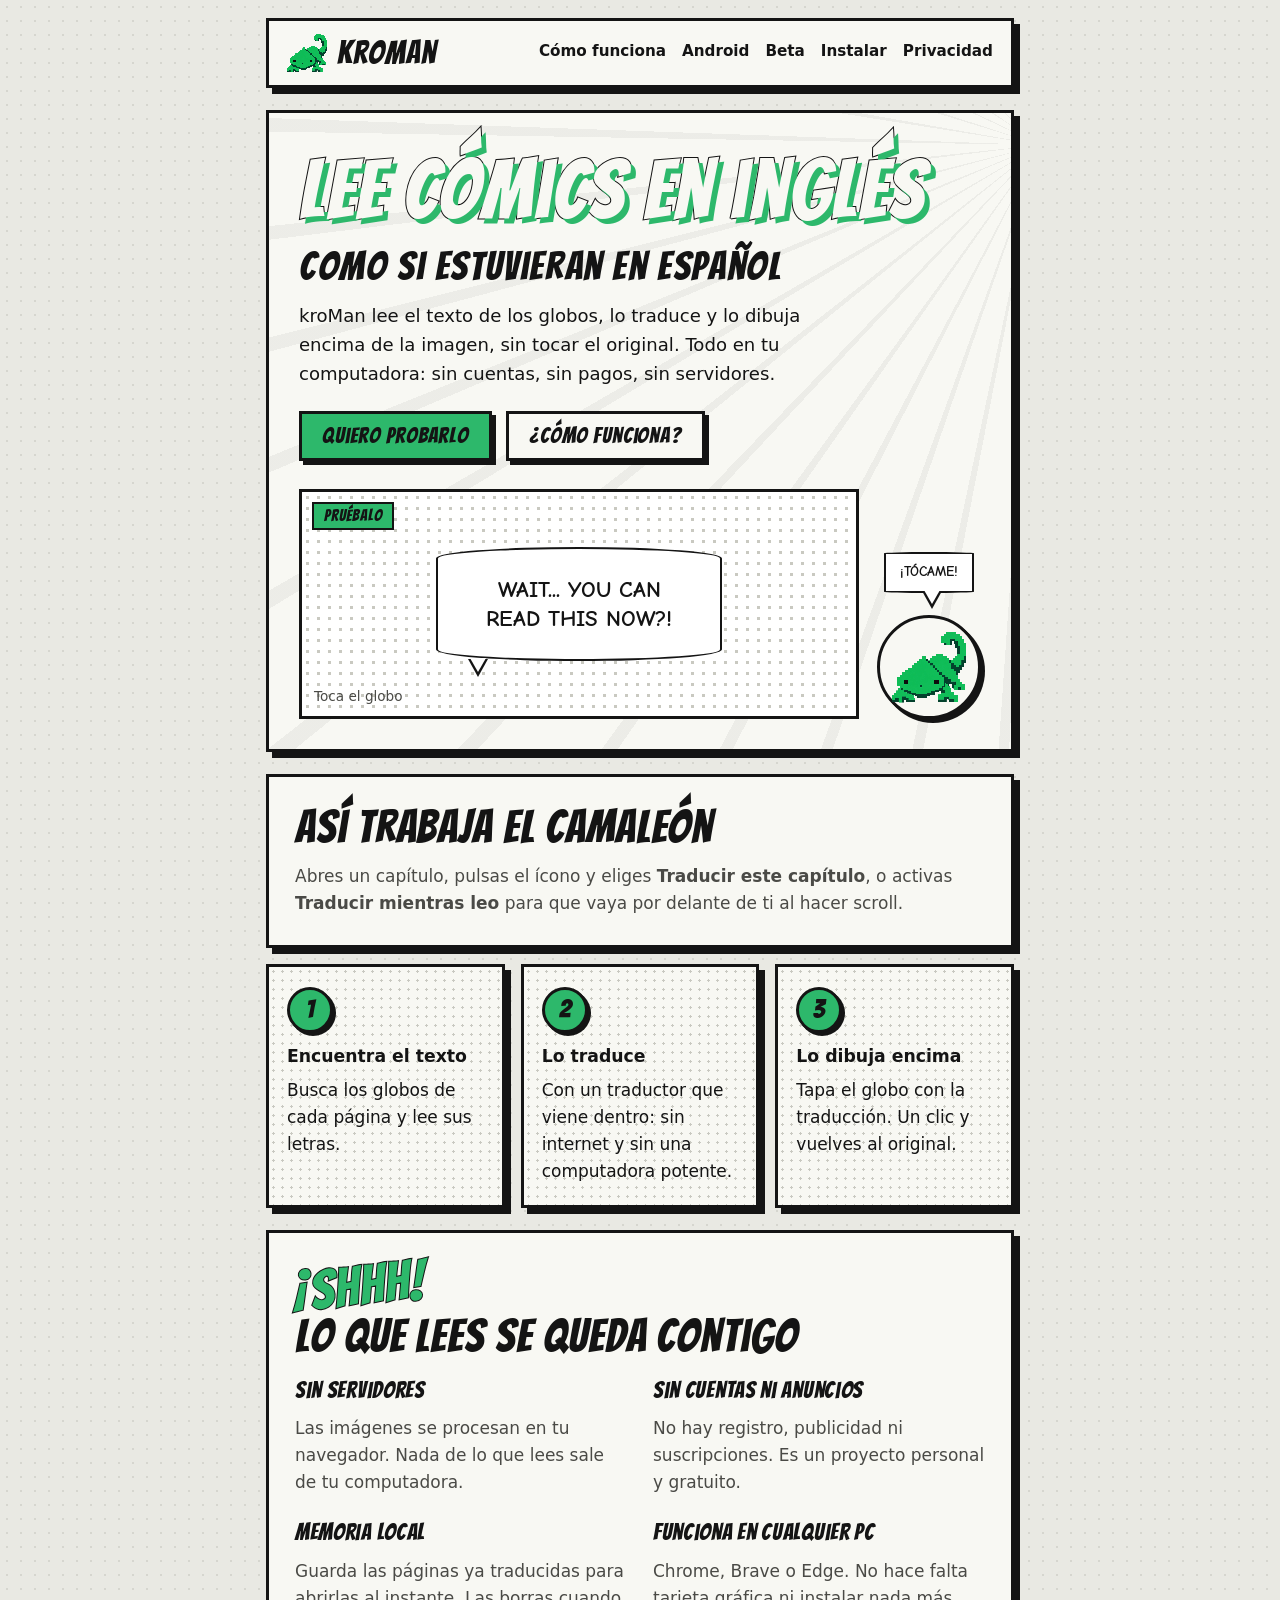
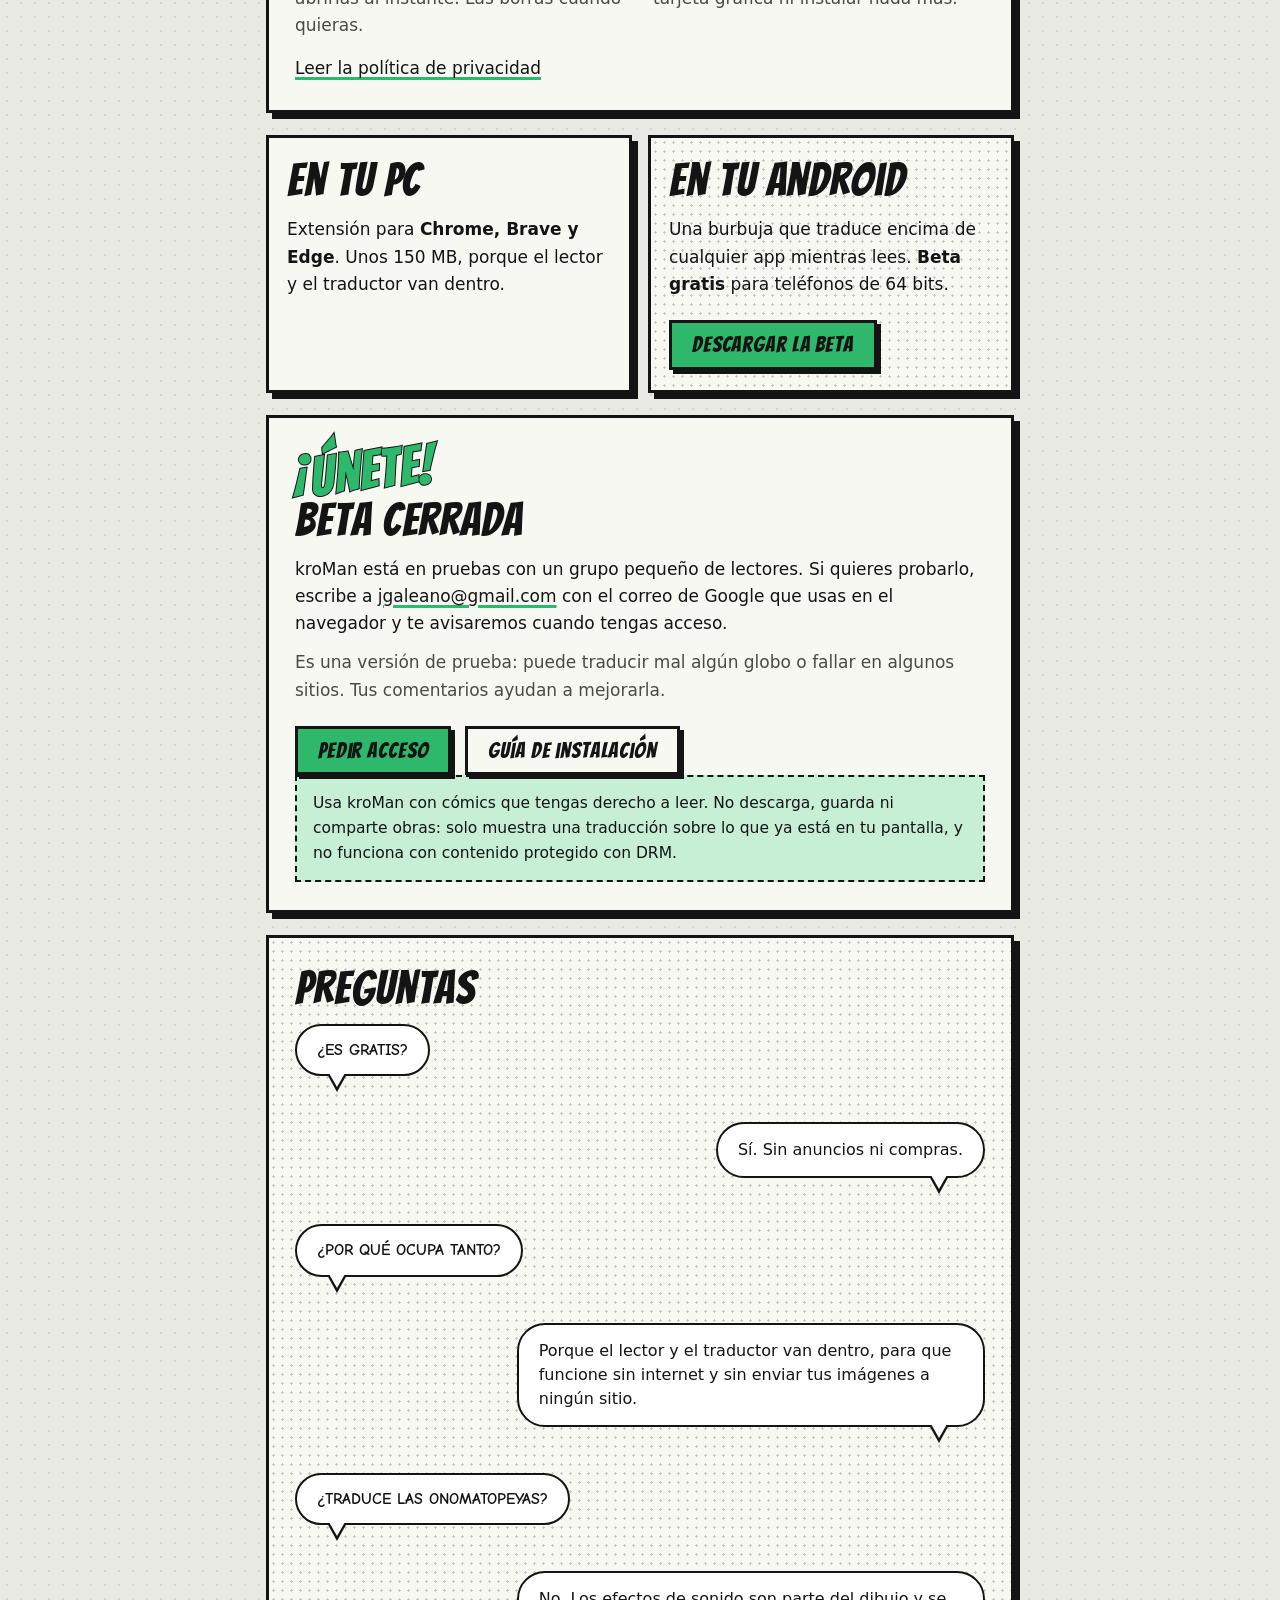
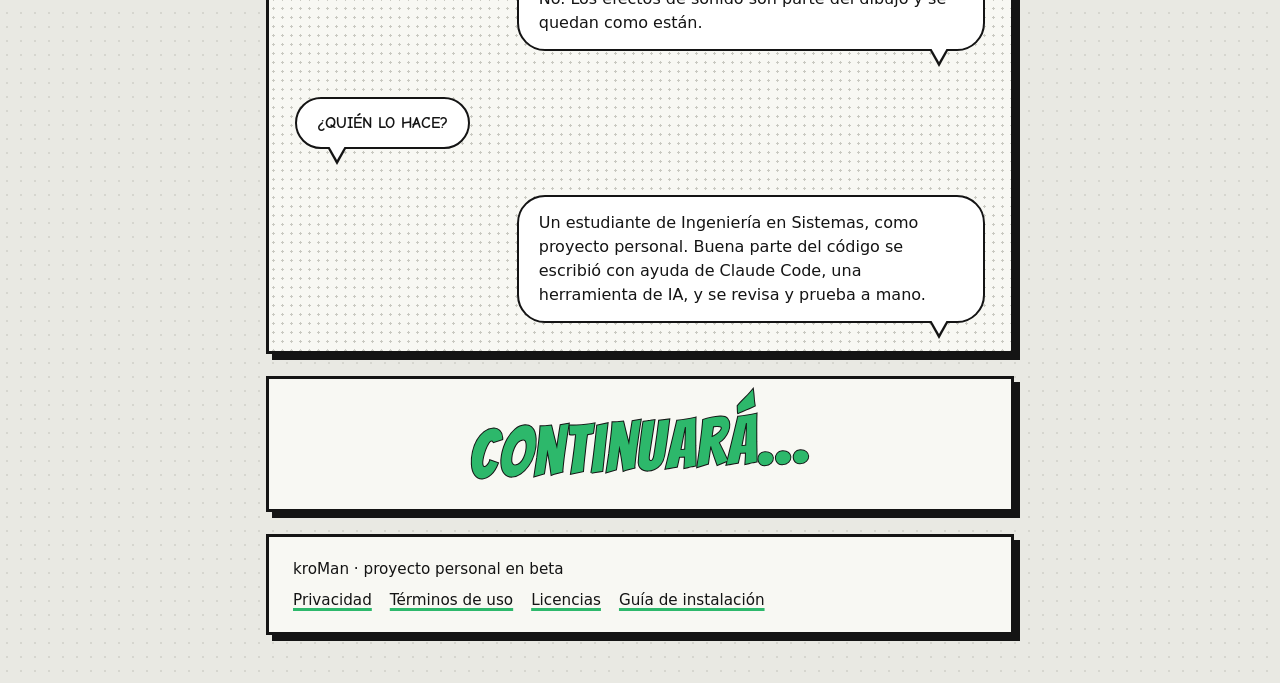
<file: index.html>
<!doctype html>
<html lang="es">
<head>
  <meta charset="utf-8">
  <meta name="viewport" content="width=device-width, initial-scale=1">
  <title>kroMan — traduce cómics y manhwa al español en tu navegador</title>
  <meta name="description" content="kroMan es una extensión gratuita para Chrome, Brave y Edge que traduce al español el texto de los cómics, manga y webtoons que lees, dibujando la traducción sobre la imagen. Todo se procesa en tu computadora.">
  <meta name="theme-color" content="#141414">
  <meta property="og:type" content="website">
  <meta property="og:title" content="kroMan — traduce cómics al español">
  <meta property="og:description" content="Lee cómics en inglés como si estuvieran en español. Gratis, sin cuentas, todo en tu computadora.">
  <meta property="og:image" content="https://joseivangaleanorivas070-ux.github.io/assets/og.png">
  <meta property="og:url" content="https://joseivangaleanorivas070-ux.github.io/">
  <meta name="twitter:card" content="summary_large_image">
  <link rel="canonical" href="https://joseivangaleanorivas070-ux.github.io/">
  <link rel="icon" href="assets/favicon.png">
  <link rel="apple-touch-icon" href="assets/logo.png">
  <link rel="stylesheet" href="assets/site.css">
  <script type="application/ld+json">
  {
    "@context": "https://schema.org",
    "@type": "SoftwareApplication",
    "name": "kroMan",
    "applicationCategory": "UtilitiesApplication",
    "operatingSystem": "Chrome, Brave, Edge",
    "inLanguage": "es",
    "description": "Extensión que traduce al español el texto de los cómics que lees, dibujándolo sobre la imagen. Todo en tu computadora.",
    "offers": { "@type": "Offer", "price": "0", "priceCurrency": "USD" }
  }
  </script>
</head>
<body>
  <div class="strip">
    <header class="panel top">
      <a class="brand" href="./"><img src="assets/logo.png" alt="" width="40" height="40"><span>kroMan</span></a>
      <nav aria-label="Principal">
        <a href="#como">Cómo funciona</a>
        <a href="android.html">Android</a>
        <a href="#beta">Beta</a>
        <a href="instalar.html">Instalar</a>
        <a href="privacidad.html">Privacidad</a>
      </nav>
    </header>

    <main class="strip" style="padding:0">
      <!-- Viñeta 1: portada -->
      <section class="panel hero" aria-labelledby="titulo">
        <h1 id="titulo">Lee cómics en inglés <span class="plain">como si estuvieran en español</span></h1>
        <p class="lead">kroMan lee el texto de los globos, lo traduce y lo dibuja encima de la imagen, sin tocar el original. Todo en tu computadora: sin cuentas, sin pagos, sin servidores.</p>
        <div class="actions">
          <a class="btn primary" href="#beta">Quiero probarlo</a>
          <a class="btn" href="#como">¿Cómo funciona?</a>
        </div>

        <div class="demo">
          <div class="demo-panel">
            <span class="tag">Pruébalo</span>
            <button class="demo-bubble" type="button" aria-pressed="false" aria-label="Globo de ejemplo. Púlsalo para ver la traducción.">
              <span class="bubble left en">Wait... you can read this now?!</span>
              <span class="bubble left es" aria-hidden="true">Espera... ¿¡ya puedes leer esto!?</span>
            </button>
            <span class="demo-hint">Toca el globo</span>
          </div>
          <div class="mascot">
            <span class="bubble" data-camaleon-dice>¡Tócame!</span>
            <button class="chameleon" type="button" aria-label="Cambiar el color de la web"><img src="assets/logo.png" alt="Camaleón de kroMan" width="80" height="80"></button>
          </div>
        </div>
      </section>

      <!-- Viñetas 2–4: cómo funciona (sí es una secuencia) -->
      <section id="como" aria-labelledby="como-t">
        <div class="panel" style="margin-bottom:16px">
          <h2 id="como-t">Así trabaja el camaleón</h2>
          <p class="muted">Abres un capítulo, pulsas el ícono y eliges <b>Traducir este capítulo</b>, o activas <b>Traducir mientras leo</b> para que vaya por delante de ti al hacer scroll.</p>
        </div>
        <div class="row">
          <div class="panel tone"><span class="step">1</span><h3>Encuentra el texto</h3><p>Busca los globos de cada página y lee sus letras.</p></div>
          <div class="panel tone"><span class="step">2</span><h3>Lo traduce</h3><p>Con un traductor que viene dentro: sin internet y sin una computadora potente.</p></div>
          <div class="panel tone"><span class="step">3</span><h3>Lo dibuja encima</h3><p>Tapa el globo con la traducción. Un clic y vuelves al original.</p></div>
        </div>
      </section>

      <!-- Viñeta 5: privacidad -->
      <section class="panel" id="privacidad" aria-labelledby="priv-t">
        <span class="sfx" aria-hidden="true">¡Shhh!</span>
        <h2 id="priv-t">Lo que lees se queda contigo</h2>
        <div class="facts">
          <div><h3>Sin servidores</h3><p>Las imágenes se procesan en tu navegador. Nada de lo que lees sale de tu computadora.</p></div>
          <div><h3>Sin cuentas ni anuncios</h3><p>No hay registro, publicidad ni suscripciones. Es un proyecto personal y gratuito.</p></div>
          <div><h3>Memoria local</h3><p>Guarda las páginas ya traducidas para abrirlas al instante. Las borras cuando quieras.</p></div>
          <div><h3>Funciona en cualquier PC</h3><p>Chrome, Brave o Edge. No hace falta tarjeta gráfica ni instalar nada más.</p></div>
        </div>
        <p style="margin-top:16px"><a href="privacidad.html">Leer la política de privacidad</a></p>
      </section>

      <!-- Viñetas 6–7: dónde funciona -->
      <section class="row two" aria-label="Dónde funciona">
        <div class="panel">
          <h2>En tu PC</h2>
          <p>Extensión para <b>Chrome, Brave y Edge</b>. Unos 150 MB, porque el lector y el traductor van dentro.</p>
        </div>
        <div class="panel tone">
          <h2>En tu Android</h2>
          <p>Una burbuja que traduce encima de cualquier app mientras lees. <b>Beta gratis</b> para teléfonos de 64 bits.</p>
          <div class="actions"><a class="btn primary" href="android.html">Descargar la beta</a></div>
        </div>
      </section>

      <!-- Viñeta 8: beta -->
      <section class="panel" id="beta" aria-labelledby="beta-t">
        <span class="sfx" aria-hidden="true">¡Únete!</span>
        <h2 id="beta-t">Beta cerrada</h2>
        <p>kroMan está en pruebas con un grupo pequeño de lectores. Si quieres probarlo, escribe a <a href="mailto:jgaleano@gmail.com?subject=Beta%20de%20kroMan">jgaleano@gmail.com</a> con el correo de Google que usas en el navegador y te avisaremos cuando tengas acceso.</p>
        <p class="muted">Es una versión de prueba: puede traducir mal algún globo o fallar en algunos sitios. Tus comentarios ayudan a mejorarla.</p>
        <div class="actions"><a class="btn primary" href="mailto:jgaleano@gmail.com?subject=Beta%20de%20kroMan">Pedir acceso</a><a class="btn" href="instalar.html">Guía de instalación</a></div>
        <p class="note">Usa kroMan con cómics que tengas derecho a leer. No descarga, guarda ni comparte obras: solo muestra una traducción sobre lo que ya está en tu pantalla, y no funciona con contenido protegido con DRM.</p>
      </section>

      <!-- Viñeta 9: preguntas, como diálogo -->
      <section class="panel tone" id="preguntas" aria-labelledby="faq-t">
        <h2 id="faq-t">Preguntas</h2>
        <div class="dialog">
          <p class="bubble left q">¿Es gratis?</p>
          <p class="bubble a">Sí. Sin anuncios ni compras.</p>
          <p class="bubble left q">¿Por qué ocupa tanto?</p>
          <p class="bubble a">Porque el lector y el traductor van dentro, para que funcione sin internet y sin enviar tus imágenes a ningún sitio.</p>
          <p class="bubble left q">¿Traduce las onomatopeyas?</p>
          <p class="bubble a">No. Los efectos de sonido son parte del dibujo y se quedan como están.</p>
          <p class="bubble left q">¿Quién lo hace?</p>
          <p class="bubble a">Un estudiante de Ingeniería en Sistemas, como proyecto personal. Buena parte del código se escribió con ayuda de Claude Code, una herramienta de IA, y se revisa y prueba a mano.</p>
        </div>
      </section>

      <!-- Última viñeta -->
      <section class="panel end">
        <span class="sfx">Continuará…</span>
      </section>
    </main>

    <footer class="panel">
      <span>kroMan · proyecto personal en beta</span>
      <nav class="links" aria-label="Legal">
        <a href="privacidad.html">Privacidad</a>
        <a href="terminos.html">Términos de uso</a>
        <a href="licencias.html">Licencias</a>
        <a href="instalar.html">Guía de instalación</a>
      </nav>
    </footer>
  </div>
  <script src="assets/site.js"></script>
</body>
</html>
</file>
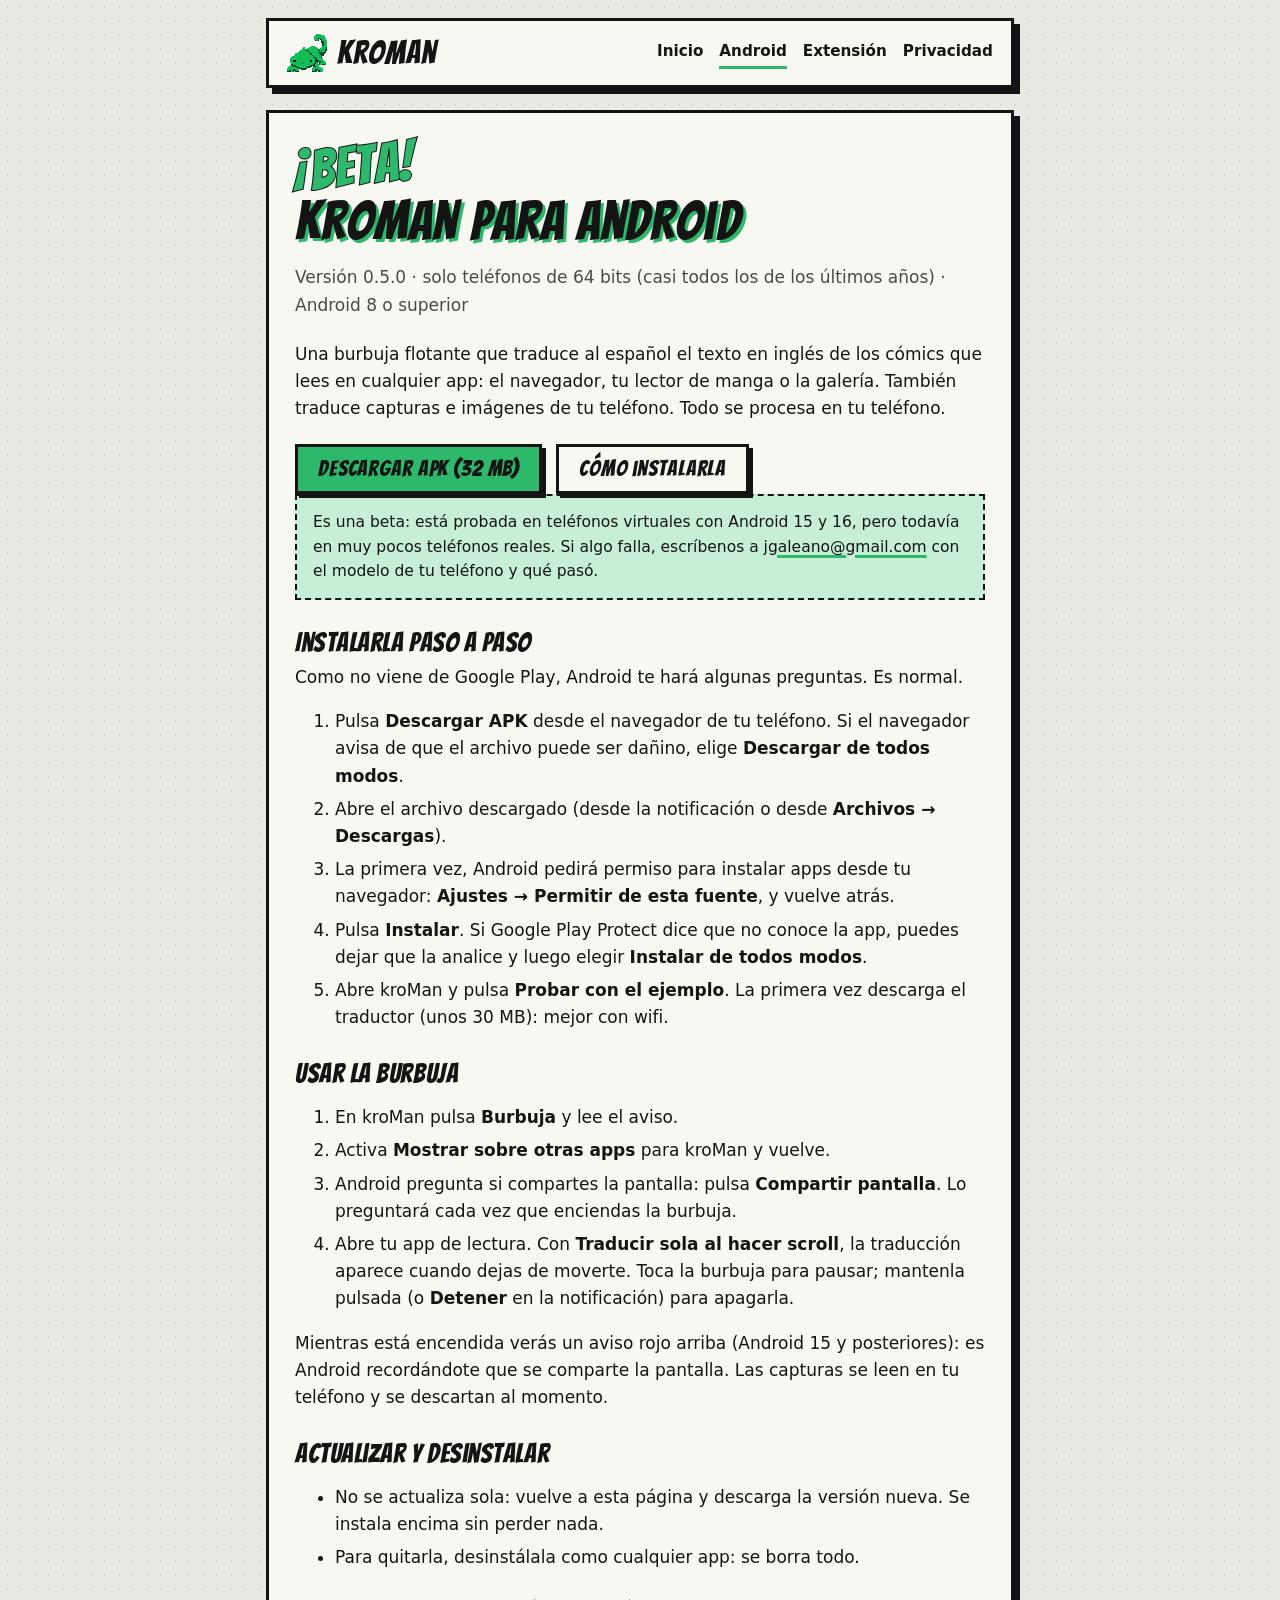
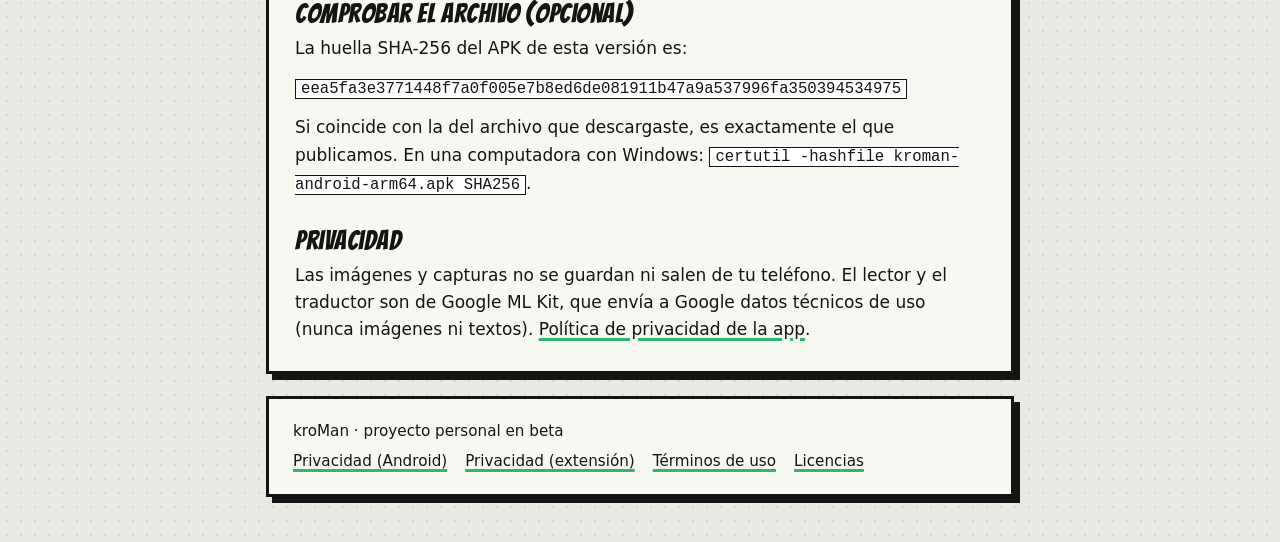
<file: android.html>
<!doctype html>
<html lang="es">
<head>
  <meta charset="utf-8">
  <meta name="viewport" content="width=device-width, initial-scale=1">
  <title>kroMan para Android (beta) — descarga e instalación</title>
  <meta name="description" content="Descarga la beta de kroMan para Android: una burbuja flotante que traduce al español el texto de los cómics que lees en cualquier app. Gratis, todo en tu teléfono.">
  <meta name="theme-color" content="#141414">
  <meta property="og:title" content="kroMan para Android (beta)">
  <meta property="og:description" content="Una burbuja que traduce al español los cómics que lees, encima de cualquier app.">
  <meta property="og:image" content="https://joseivangaleanorivas070-ux.github.io/assets/og.png">
  <meta property="og:url" content="https://joseivangaleanorivas070-ux.github.io/android.html">
  <link rel="canonical" href="https://joseivangaleanorivas070-ux.github.io/android.html">
  <link rel="icon" href="assets/favicon.png">
  <link rel="stylesheet" href="assets/site.css">
</head>
<body>
  <div class="strip">
  <header class="panel top">
    <a class="brand" href="./"><img src="assets/logo.png" alt="" width="40" height="40"><span>kroMan</span></a>
    <nav aria-label="Principal"><a href="./">Inicio</a><a href="android.html" aria-current="page">Android</a><a href="instalar.html">Extensión</a><a href="privacidad-android.html">Privacidad</a></nav>
  </header>

  <main class="panel doc">
    <span class="sfx" aria-hidden="true">¡Beta!</span>
    <h1>kroMan para Android</h1>
    <p class="updated">Versión 0.5.0 · solo teléfonos de 64 bits (casi todos los de los últimos años) · Android 8 o superior</p>

    <p>Una burbuja flotante que traduce al español el texto en inglés de los cómics que lees en cualquier app: el navegador, tu lector de manga o la galería. También traduce capturas e imágenes de tu teléfono. Todo se procesa en tu teléfono.</p>

    <div class="actions">
      <a class="btn primary" href="https://github.com/joseivangaleanorivas070-ux/joseivangaleanorivas070-ux.github.io/releases/latest/download/kroman-android-arm64.apk">Descargar APK (32 MB)</a>
      <a class="btn" href="#instalar">Cómo instalarla</a>
    </div>

    <p class="note">Es una beta: está probada en teléfonos virtuales con Android 15 y 16, pero todavía en muy pocos teléfonos reales. Si algo falla, escríbenos a <a href="mailto:jgaleano@gmail.com?subject=kroMan%20Android">jgaleano@gmail.com</a> con el modelo de tu teléfono y qué pasó.</p>

    <h2 id="instalar">Instalarla paso a paso</h2>
    <p>Como no viene de Google Play, Android te hará algunas preguntas. Es normal.</p>
    <ol>
      <li>Pulsa <b>Descargar APK</b> desde el navegador de tu teléfono. Si el navegador avisa de que el archivo puede ser dañino, elige <b>Descargar de todos modos</b>.</li>
      <li>Abre el archivo descargado (desde la notificación o desde <b>Archivos → Descargas</b>).</li>
      <li>La primera vez, Android pedirá permiso para instalar apps desde tu navegador: <b>Ajustes → Permitir de esta fuente</b>, y vuelve atrás.</li>
      <li>Pulsa <b>Instalar</b>. Si Google Play Protect dice que no conoce la app, puedes dejar que la analice y luego elegir <b>Instalar de todos modos</b>.</li>
      <li>Abre kroMan y pulsa <b>Probar con el ejemplo</b>. La primera vez descarga el traductor (unos 30 MB): mejor con wifi.</li>
    </ol>

    <h2>Usar la burbuja</h2>
    <ol>
      <li>En kroMan pulsa <b>Burbuja</b> y lee el aviso.</li>
      <li>Activa <b>Mostrar sobre otras apps</b> para kroMan y vuelve.</li>
      <li>Android pregunta si compartes la pantalla: pulsa <b>Compartir pantalla</b>. Lo preguntará cada vez que enciendas la burbuja.</li>
      <li>Abre tu app de lectura. Con <b>Traducir sola al hacer scroll</b>, la traducción aparece cuando dejas de moverte. Toca la burbuja para pausar; mantenla pulsada (o <b>Detener</b> en la notificación) para apagarla.</li>
    </ol>
    <p>Mientras está encendida verás un aviso rojo arriba (Android 15 y posteriores): es Android recordándote que se comparte la pantalla. Las capturas se leen en tu teléfono y se descartan al momento.</p>

    <h2>Actualizar y desinstalar</h2>
    <ul>
      <li>No se actualiza sola: vuelve a esta página y descarga la versión nueva. Se instala encima sin perder nada.</li>
      <li>Para quitarla, desinstálala como cualquier app: se borra todo.</li>
    </ul>

    <h2>Comprobar el archivo (opcional)</h2>
    <p>La huella SHA-256 del APK de esta versión es:</p>
    <p><code style="word-break:break-all">eea5fa3e3771448f7a0f005e7b8ed6de081911b47a9a537996fa350394534975</code></p>
    <p>Si coincide con la del archivo que descargaste, es exactamente el que publicamos. En una computadora con Windows: <code>certutil -hashfile kroman-android-arm64.apk SHA256</code>.</p>

    <h2>Privacidad</h2>
    <p>Las imágenes y capturas no se guardan ni salen de tu teléfono. El lector y el traductor son de Google ML Kit, que envía a Google datos técnicos de uso (nunca imágenes ni textos). <a href="privacidad-android.html">Política de privacidad de la app</a>.</p>
  </main>

  <footer class="panel">
    <span>kroMan · proyecto personal en beta</span>
    <nav class="links" aria-label="Legal"><a href="privacidad-android.html">Privacidad (Android)</a><a href="privacidad.html">Privacidad (extensión)</a><a href="terminos.html">Términos de uso</a><a href="licencias.html">Licencias</a></nav>
  </footer>
  </div>
  <script src="assets/site.js"></script>
</body>
</html>
</file>
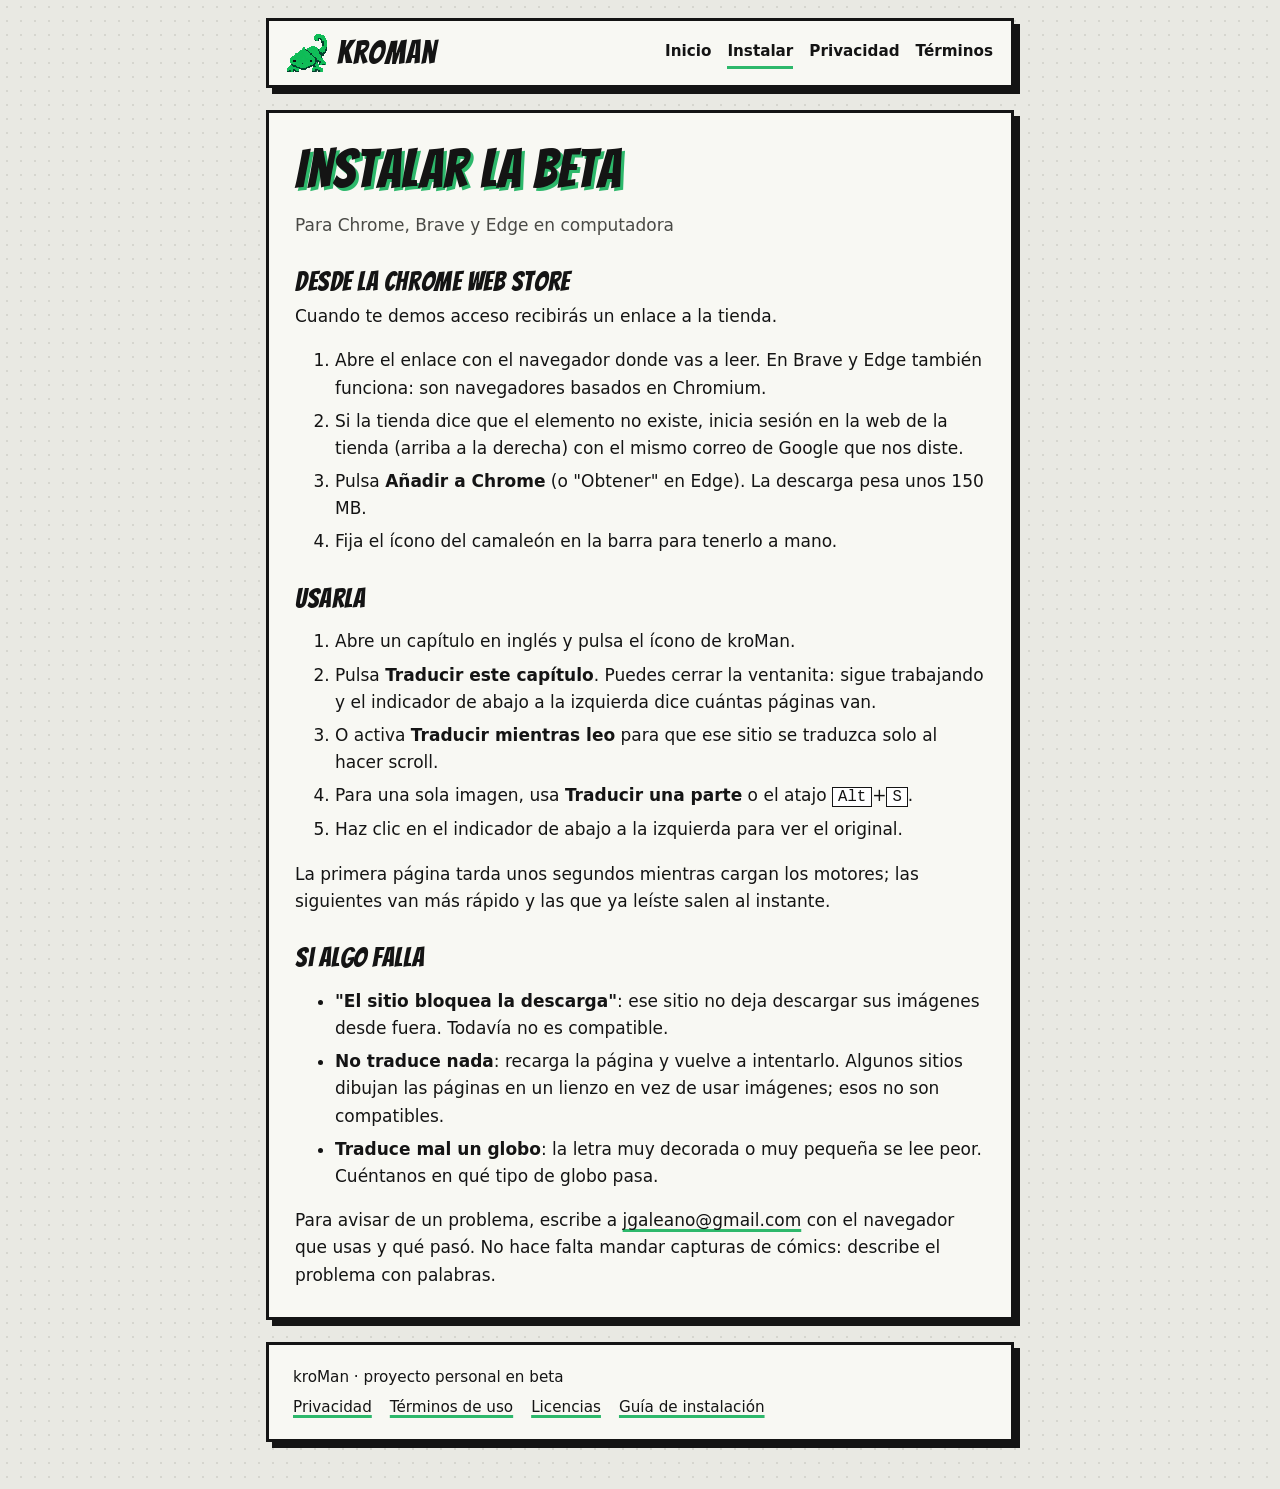
<file: instalar.html>
<!doctype html>
<html lang="es">
<head>
  <meta charset="utf-8">
  <meta name="viewport" content="width=device-width, initial-scale=1">
  <title>Instalar — kroMan</title>
  <meta name="description" content="Cómo instalar la beta de kroMan en Chrome, Brave o Edge.">
  <link rel="canonical" href="https://joseivangaleanorivas070-ux.github.io/instalar.html">
  <link rel="icon" href="assets/favicon.png">
  <link rel="stylesheet" href="assets/site.css">
</head>
<body>
  <div class="strip">
  <header class="panel top">
    <a class="brand" href="./"><img src="assets/logo.png" alt="" width="40" height="40"><span>kroMan</span></a>
    <nav aria-label="Principal"><a href="./">Inicio</a><a href="instalar.html" aria-current="page">Instalar</a><a href="privacidad.html">Privacidad</a><a href="terminos.html">Términos</a></nav>
  </header>

  <main class="panel doc">
    <h1>Instalar la beta</h1>
    <p class="updated">Para Chrome, Brave y Edge en computadora</p>

    <h2>Desde la Chrome Web Store</h2>
    <p>Cuando te demos acceso recibirás un enlace a la tienda.</p>
    <ol>
      <li>Abre el enlace con el navegador donde vas a leer. En Brave y Edge también funciona: son navegadores basados en Chromium.</li>
      <li>Si la tienda dice que el elemento no existe, inicia sesión en la web de la tienda (arriba a la derecha) con el mismo correo de Google que nos diste.</li>
      <li>Pulsa <b>Añadir a Chrome</b> (o "Obtener" en Edge). La descarga pesa unos 150 MB.</li>
      <li>Fija el ícono del camaleón en la barra para tenerlo a mano.</li>
    </ol>

    <h2>Usarla</h2>
    <ol>
      <li>Abre un capítulo en inglés y pulsa el ícono de kroMan.</li>
      <li>Pulsa <b>Traducir este capítulo</b>. Puedes cerrar la ventanita: sigue trabajando y el indicador de abajo a la izquierda dice cuántas páginas van.</li>
      <li>O activa <b>Traducir mientras leo</b> para que ese sitio se traduzca solo al hacer scroll.</li>
      <li>Para una sola imagen, usa <b>Traducir una parte</b> o el atajo <kbd>Alt</kbd>+<kbd>S</kbd>.</li>
      <li>Haz clic en el indicador de abajo a la izquierda para ver el original.</li>
    </ol>
    <p>La primera página tarda unos segundos mientras cargan los motores; las siguientes van más rápido y las que ya leíste salen al instante.</p>

    <h2>Si algo falla</h2>
    <ul>
      <li><b>"El sitio bloquea la descarga"</b>: ese sitio no deja descargar sus imágenes desde fuera. Todavía no es compatible.</li>
      <li><b>No traduce nada</b>: recarga la página y vuelve a intentarlo. Algunos sitios dibujan las páginas en un lienzo en vez de usar imágenes; esos no son compatibles.</li>
      <li><b>Traduce mal un globo</b>: la letra muy decorada o muy pequeña se lee peor. Cuéntanos en qué tipo de globo pasa.</li>
    </ul>
    <p>Para avisar de un problema, escribe a <a href="mailto:jgaleano@gmail.com?subject=Problema%20en%20kroMan">jgaleano@gmail.com</a> con el navegador que usas y qué pasó. No hace falta mandar capturas de cómics: describe el problema con palabras.</p>
  </main>

  <footer class="panel">
    <span>kroMan · proyecto personal en beta</span>
    <nav class="links" aria-label="Legal"><a href="privacidad.html">Privacidad</a><a href="terminos.html">Términos de uso</a><a href="licencias.html">Licencias</a><a href="instalar.html">Guía de instalación</a></nav>
  </footer>
  </div>
  <script src="assets/site.js"></script>
</body>
</html>
</file>
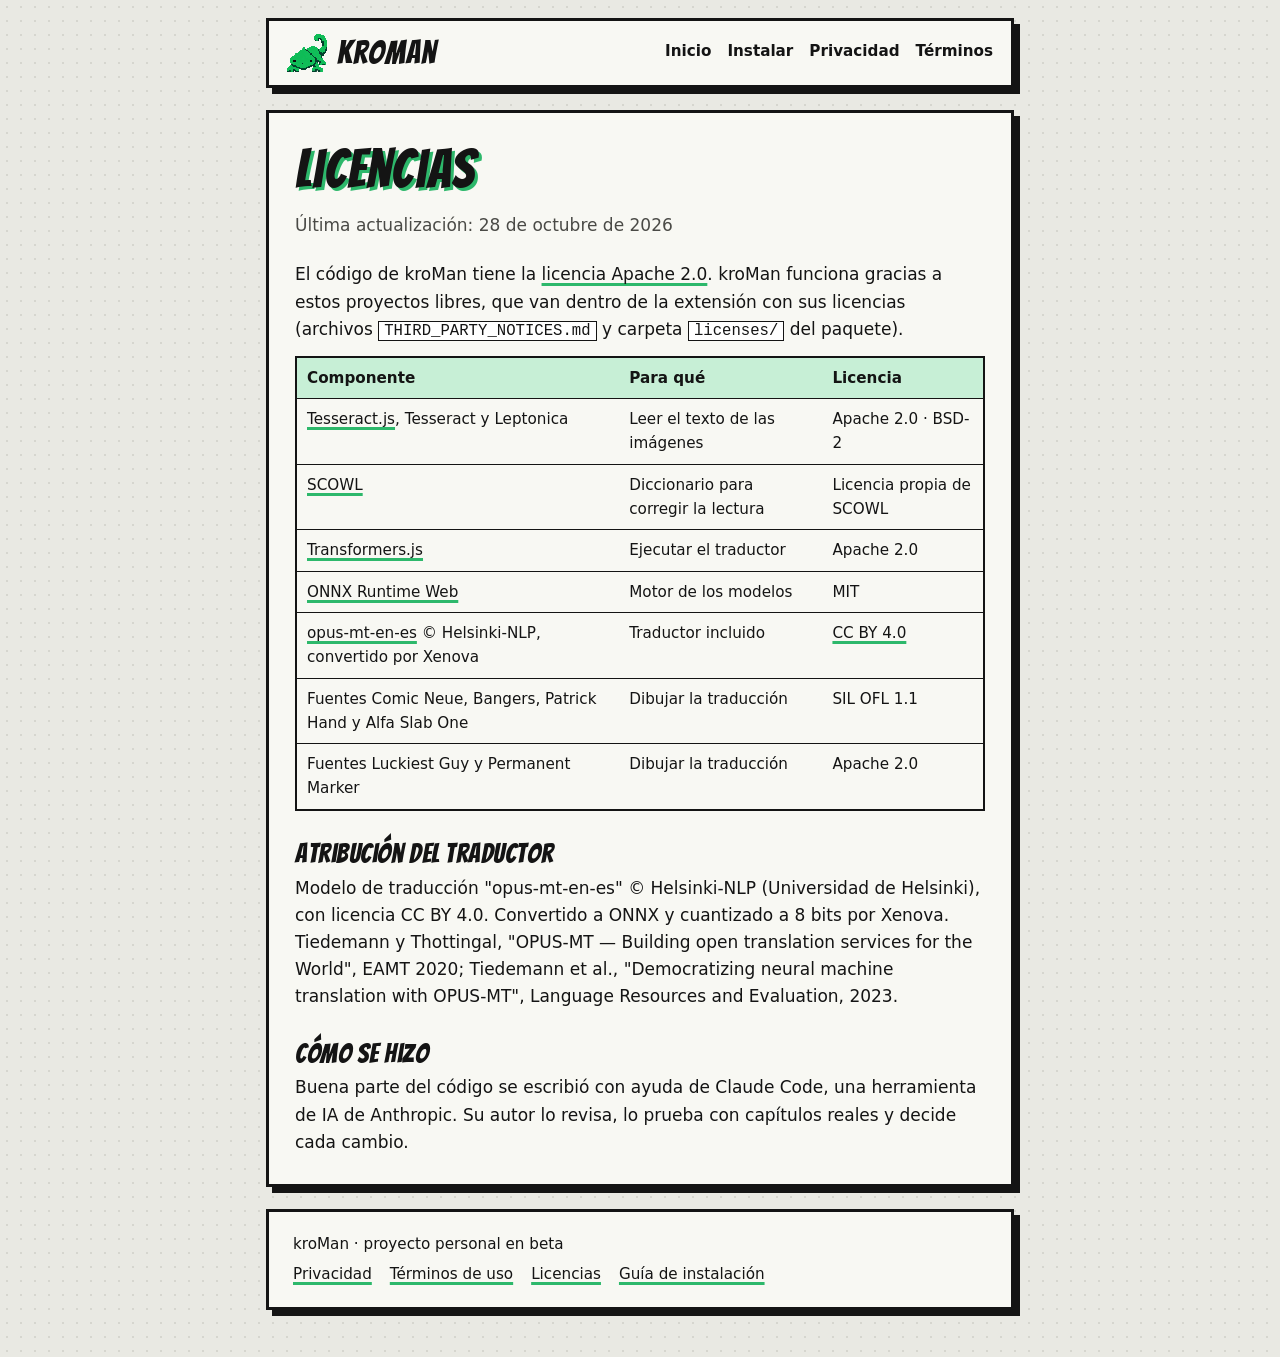
<file: licencias.html>
<!doctype html>
<html lang="es">
<head>
  <meta charset="utf-8">
  <meta name="viewport" content="width=device-width, initial-scale=1">
  <title>Licencias — kroMan</title>
  <meta name="description" content="Licencia de kroMan y de los componentes de terceros que incluye.">
  <link rel="canonical" href="https://joseivangaleanorivas070-ux.github.io/licencias.html">
  <link rel="icon" href="assets/favicon.png">
  <link rel="stylesheet" href="assets/site.css">
</head>
<body>
  <div class="strip">
  <header class="panel top">
    <a class="brand" href="./"><img src="assets/logo.png" alt="" width="40" height="40"><span>kroMan</span></a>
    <nav aria-label="Principal"><a href="./">Inicio</a><a href="instalar.html">Instalar</a><a href="privacidad.html">Privacidad</a><a href="terminos.html">Términos</a></nav>
  </header>

  <main class="panel doc">
    <h1>Licencias</h1>
    <p class="updated">Última actualización: 28 de octubre de 2026</p>

    <p>El código de kroMan tiene la <a href="https://www.apache.org/licenses/LICENSE-2.0">licencia Apache 2.0</a>. kroMan funciona gracias a estos proyectos libres, que van dentro de la extensión con sus licencias (archivos <code>THIRD_PARTY_NOTICES.md</code> y carpeta <code>licenses/</code> del paquete).</p>

    <table>
      <tr><th>Componente</th><th>Para qué</th><th>Licencia</th></tr>
      <tr><td><a href="https://github.com/naptha/tesseract.js">Tesseract.js</a>, Tesseract y Leptonica</td><td>Leer el texto de las imágenes</td><td>Apache 2.0 · BSD-2</td></tr>
      <tr><td><a href="http://wordlist.aspell.net/">SCOWL</a></td><td>Diccionario para corregir la lectura</td><td>Licencia propia de SCOWL</td></tr>
      <tr><td><a href="https://github.com/huggingface/transformers.js">Transformers.js</a></td><td>Ejecutar el traductor</td><td>Apache 2.0</td></tr>
      <tr><td><a href="https://github.com/microsoft/onnxruntime">ONNX Runtime Web</a></td><td>Motor de los modelos</td><td>MIT</td></tr>
      <tr><td><a href="https://huggingface.co/Helsinki-NLP/opus-mt-en-es">opus-mt-en-es</a> © Helsinki-NLP, convertido por Xenova</td><td>Traductor incluido</td><td><a href="https://creativecommons.org/licenses/by/4.0/">CC BY 4.0</a></td></tr>
      <tr><td>Fuentes Comic Neue, Bangers, Patrick Hand y Alfa Slab One</td><td>Dibujar la traducción</td><td>SIL OFL 1.1</td></tr>
      <tr><td>Fuentes Luckiest Guy y Permanent Marker</td><td>Dibujar la traducción</td><td>Apache 2.0</td></tr>
    </table>

    <h2>Atribución del traductor</h2>
    <p>Modelo de traducción "opus-mt-en-es" © Helsinki-NLP (Universidad de Helsinki), con licencia CC BY 4.0. Convertido a ONNX y cuantizado a 8 bits por Xenova. Tiedemann y Thottingal, "OPUS-MT — Building open translation services for the World", EAMT 2020; Tiedemann et al., "Democratizing neural machine translation with OPUS-MT", Language Resources and Evaluation, 2023.</p>

    <h2>Cómo se hizo</h2>
    <p>Buena parte del código se escribió con ayuda de Claude Code, una herramienta de IA de Anthropic. Su autor lo revisa, lo prueba con capítulos reales y decide cada cambio.</p>
  </main>

  <footer class="panel">
    <span>kroMan · proyecto personal en beta</span>
    <nav class="links" aria-label="Legal"><a href="privacidad.html">Privacidad</a><a href="terminos.html">Términos de uso</a><a href="licencias.html">Licencias</a><a href="instalar.html">Guía de instalación</a></nav>
  </footer>
  </div>
  <script src="assets/site.js"></script>
</body>
</html>
</file>
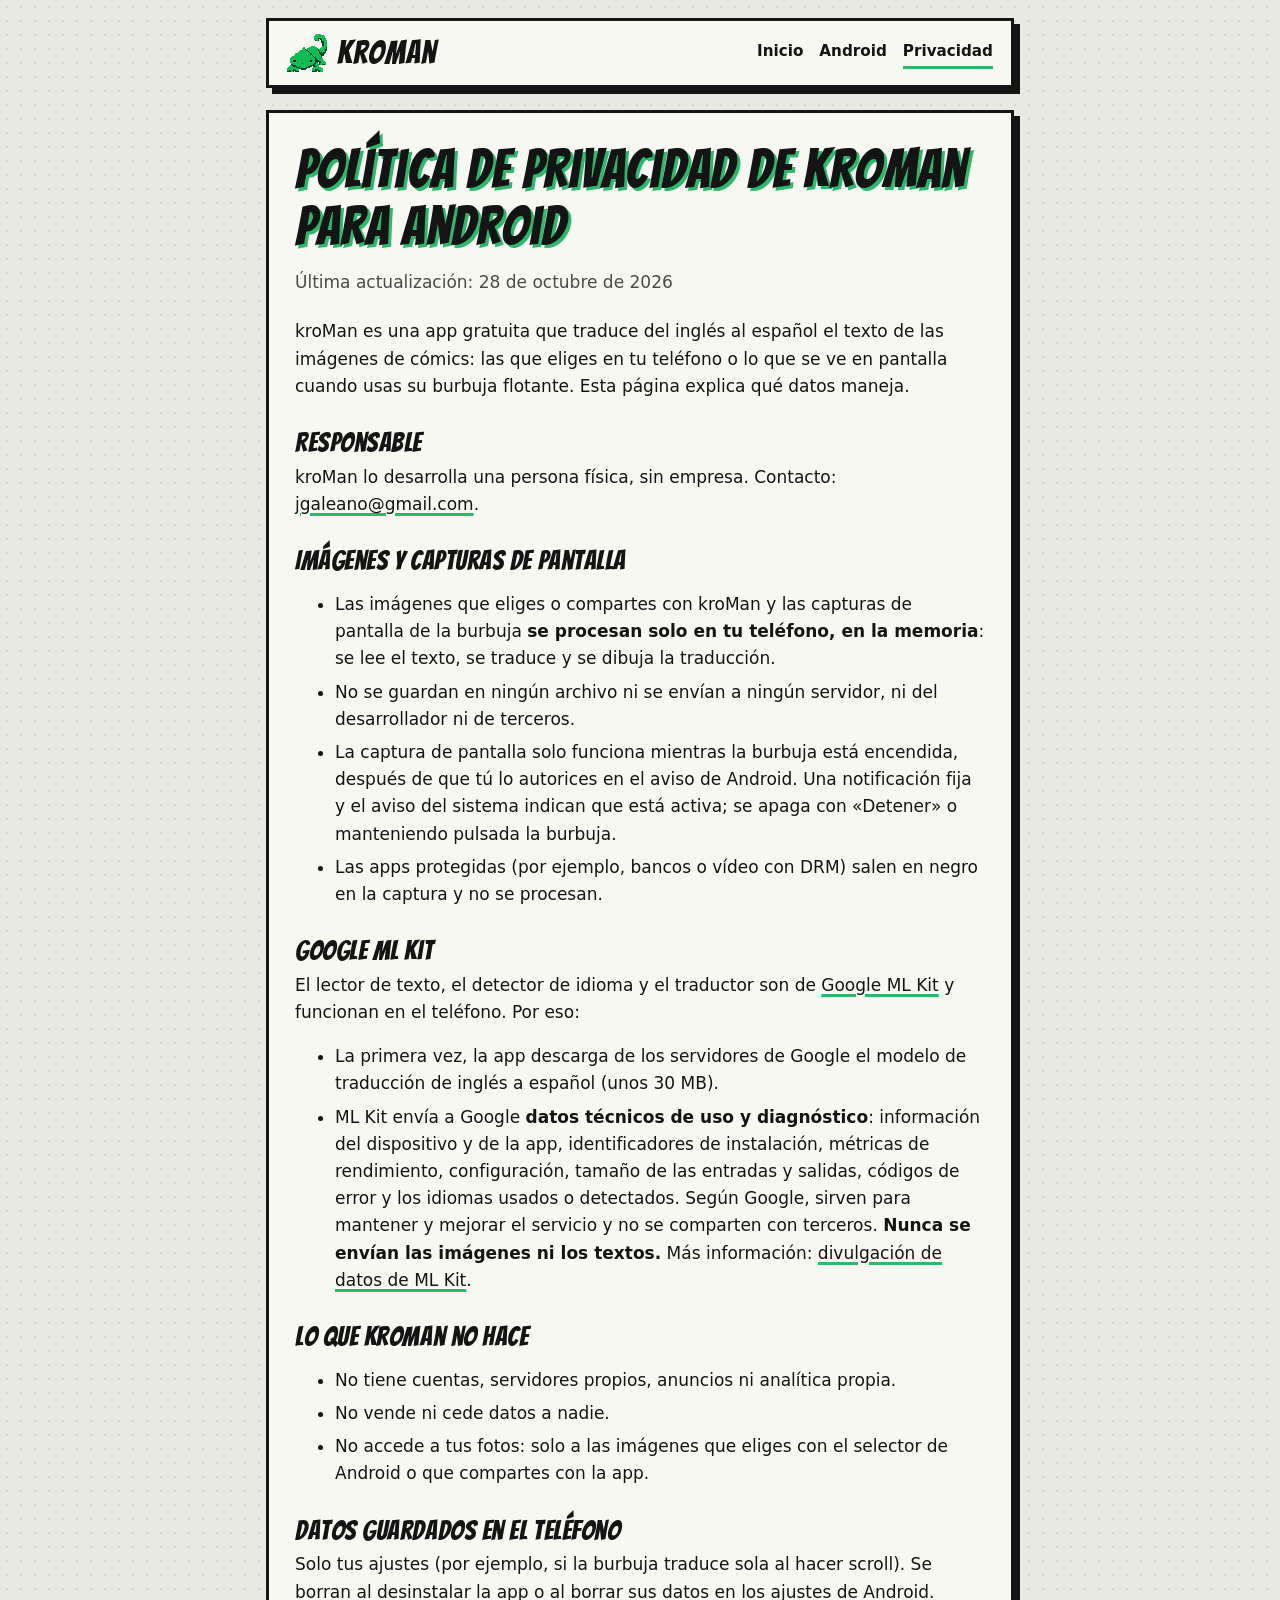
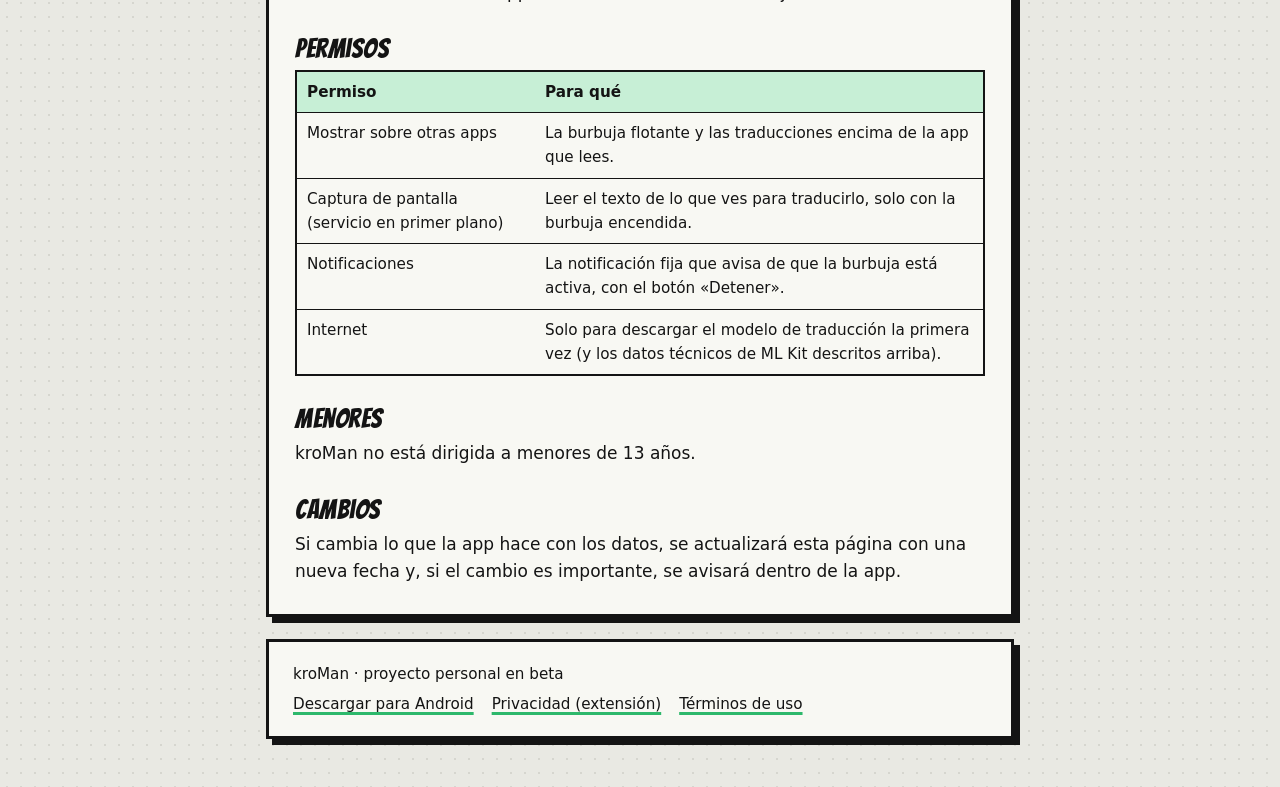
<file: privacidad-android.html>
<!doctype html>
<html lang="es">
<head>
  <meta charset="utf-8">
  <meta name="viewport" content="width=device-width, initial-scale=1">
  <title>Privacidad de la app de Android — kroMan</title>
  <meta name="description" content="Qué datos maneja kroMan para Android: las capturas e imágenes se procesan solo en el teléfono.">
  <link rel="canonical" href="https://joseivangaleanorivas070-ux.github.io/privacidad-android.html">
  <link rel="icon" href="assets/favicon.png">
  <link rel="stylesheet" href="assets/site.css">
</head>
<body>
  <div class="strip">
  <header class="panel top">
    <a class="brand" href="./"><img src="assets/logo.png" alt="" width="40" height="40"><span>kroMan</span></a>
    <nav aria-label="Principal"><a href="./">Inicio</a><a href="android.html">Android</a><a href="privacidad-android.html" aria-current="page">Privacidad</a></nav>
  </header>

  <main class="panel doc">
  <h1>Política de privacidad de kroMan para Android</h1>
  <p class="updated">Última actualización: 28 de octubre de 2026</p>

  <p>kroMan es una app gratuita que traduce del inglés al español el texto de las imágenes de cómics: las que eliges en tu teléfono o lo que se ve en pantalla cuando usas su burbuja flotante. Esta página explica qué datos maneja.</p>

  <h2>Responsable</h2>
  <p>kroMan lo desarrolla una persona física, sin empresa. Contacto: <a href="mailto:jgaleano@gmail.com">jgaleano@gmail.com</a>.</p>

  <h2>Imágenes y capturas de pantalla</h2>
  <ul>
    <li>Las imágenes que eliges o compartes con kroMan y las capturas de pantalla de la burbuja <b>se procesan solo en tu teléfono, en la memoria</b>: se lee el texto, se traduce y se dibuja la traducción.</li>
    <li>No se guardan en ningún archivo ni se envían a ningún servidor, ni del desarrollador ni de terceros.</li>
    <li>La captura de pantalla solo funciona mientras la burbuja está encendida, después de que tú lo autorices en el aviso de Android. Una notificación fija y el aviso del sistema indican que está activa; se apaga con «Detener» o manteniendo pulsada la burbuja.</li>
    <li>Las apps protegidas (por ejemplo, bancos o vídeo con DRM) salen en negro en la captura y no se procesan.</li>
  </ul>

  <h2>Google ML Kit</h2>
  <p>El lector de texto, el detector de idioma y el traductor son de <a href="https://developers.google.com/ml-kit">Google ML Kit</a> y funcionan en el teléfono. Por eso:</p>
  <ul>
    <li>La primera vez, la app descarga de los servidores de Google el modelo de traducción de inglés a español (unos 30 MB).</li>
    <li>ML Kit envía a Google <b>datos técnicos de uso y diagnóstico</b>: información del dispositivo y de la app, identificadores de instalación, métricas de rendimiento, configuración, tamaño de las entradas y salidas, códigos de error y los idiomas usados o detectados. Según Google, sirven para mantener y mejorar el servicio y no se comparten con terceros. <b>Nunca se envían las imágenes ni los textos.</b> Más información: <a href="https://developers.google.com/ml-kit/android-data-disclosure">divulgación de datos de ML Kit</a>.</li>
  </ul>

  <h2>Lo que kroMan no hace</h2>
  <ul>
    <li>No tiene cuentas, servidores propios, anuncios ni analítica propia.</li>
    <li>No vende ni cede datos a nadie.</li>
    <li>No accede a tus fotos: solo a las imágenes que eliges con el selector de Android o que compartes con la app.</li>
  </ul>

  <h2>Datos guardados en el teléfono</h2>
  <p>Solo tus ajustes (por ejemplo, si la burbuja traduce sola al hacer scroll). Se borran al desinstalar la app o al borrar sus datos en los ajustes de Android.</p>

  <h2>Permisos</h2>
  <table>
    <tr><th>Permiso</th><th>Para qué</th></tr>
    <tr><td>Mostrar sobre otras apps</td><td>La burbuja flotante y las traducciones encima de la app que lees.</td></tr>
    <tr><td>Captura de pantalla (servicio en primer plano)</td><td>Leer el texto de lo que ves para traducirlo, solo con la burbuja encendida.</td></tr>
    <tr><td>Notificaciones</td><td>La notificación fija que avisa de que la burbuja está activa, con el botón «Detener».</td></tr>
    <tr><td>Internet</td><td>Solo para descargar el modelo de traducción la primera vez (y los datos técnicos de ML Kit descritos arriba).</td></tr>
  </table>

  <h2>Menores</h2>
  <p>kroMan no está dirigida a menores de 13 años.</p>

  <h2>Cambios</h2>
  <p>Si cambia lo que la app hace con los datos, se actualizará esta página con una nueva fecha y, si el cambio es importante, se avisará dentro de la app.</p>
</main>

  <footer class="panel">
    <span>kroMan · proyecto personal en beta</span>
    <nav class="links" aria-label="Legal"><a href="android.html">Descargar para Android</a><a href="privacidad.html">Privacidad (extensión)</a><a href="terminos.html">Términos de uso</a></nav>
  </footer>
  </div>
  <script src="assets/site.js"></script>
</body>
</html>
</file>
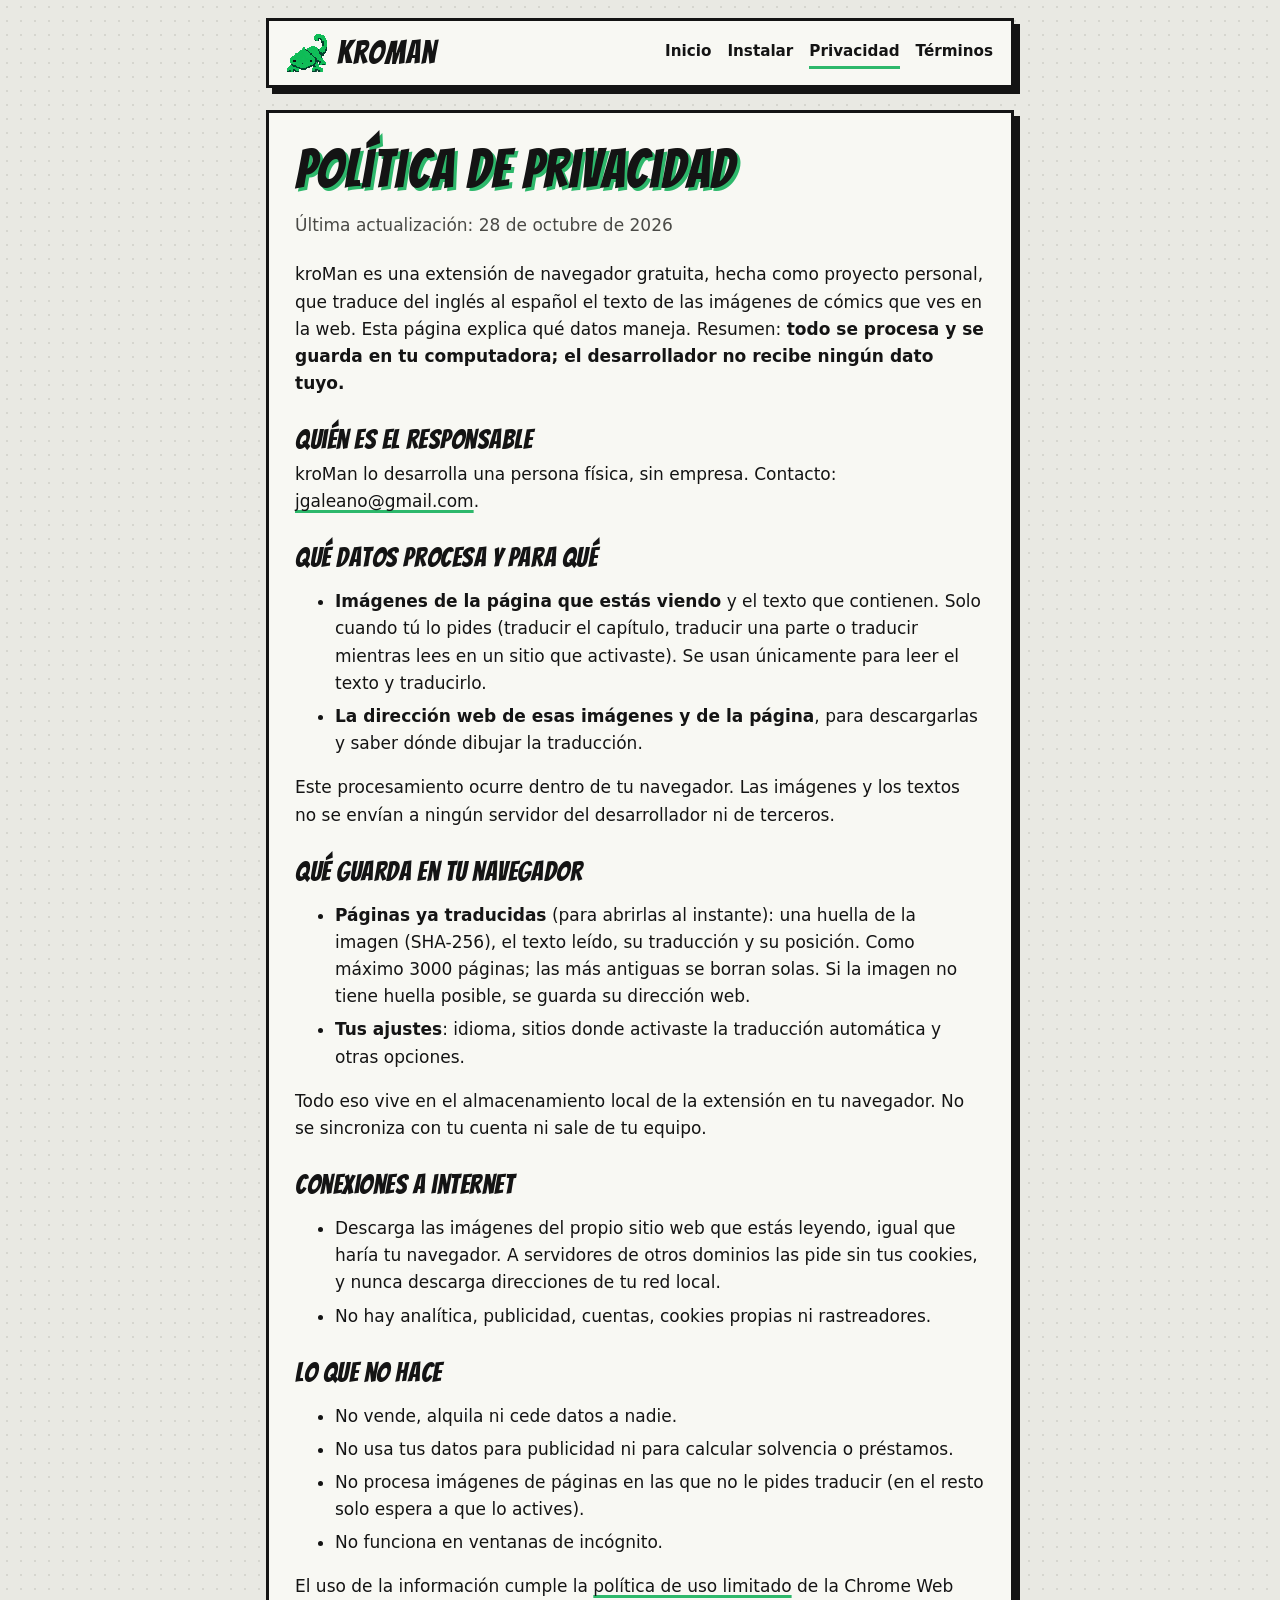
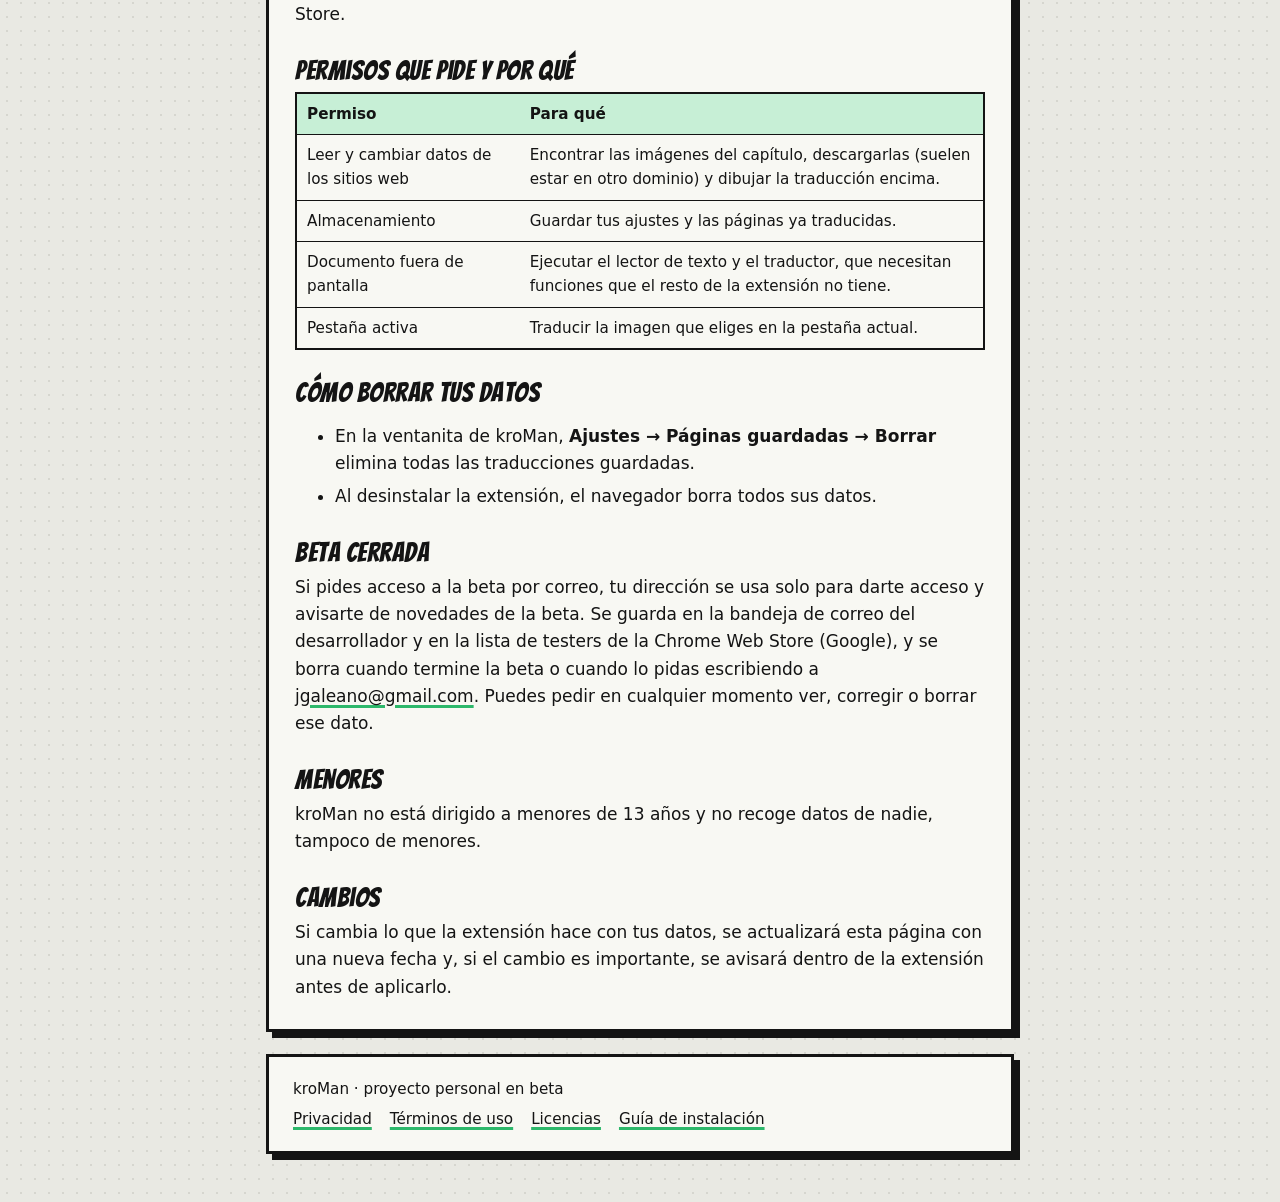
<file: privacidad.html>
<!doctype html>
<html lang="es">
<head>
  <meta charset="utf-8">
  <meta name="viewport" content="width=device-width, initial-scale=1">
  <title>Privacidad — kroMan</title>
  <meta name="description" content="Qué datos maneja la extensión kroMan, dónde se guardan y cómo borrarlos.">
  <link rel="canonical" href="https://joseivangaleanorivas070-ux.github.io/privacidad.html">
  <link rel="icon" href="assets/favicon.png">
  <link rel="stylesheet" href="assets/site.css">
</head>
<body>
  <div class="strip">
  <header class="panel top">
    <a class="brand" href="./"><img src="assets/logo.png" alt="" width="40" height="40"><span>kroMan</span></a>
    <nav aria-label="Principal"><a href="./">Inicio</a><a href="instalar.html">Instalar</a><a href="privacidad.html" aria-current="page">Privacidad</a><a href="terminos.html">Términos</a></nav>
  </header>

  <main class="panel doc">
    <h1>Política de privacidad</h1>
    <p class="updated">Última actualización: 28 de octubre de 2026</p>

    <p>kroMan es una extensión de navegador gratuita, hecha como proyecto personal, que traduce del inglés al español el texto de las imágenes de cómics que ves en la web. Esta página explica qué datos maneja. Resumen: <b>todo se procesa y se guarda en tu computadora; el desarrollador no recibe ningún dato tuyo.</b></p>

    <h2>Quién es el responsable</h2>
    <p>kroMan lo desarrolla una persona física, sin empresa. Contacto: <a href="mailto:jgaleano@gmail.com">jgaleano@gmail.com</a>.</p>

    <h2>Qué datos procesa y para qué</h2>
    <ul>
      <li><b>Imágenes de la página que estás viendo</b> y el texto que contienen. Solo cuando tú lo pides (traducir el capítulo, traducir una parte o traducir mientras lees en un sitio que activaste). Se usan únicamente para leer el texto y traducirlo.</li>
      <li><b>La dirección web de esas imágenes y de la página</b>, para descargarlas y saber dónde dibujar la traducción.</li>
    </ul>
    <p>Este procesamiento ocurre dentro de tu navegador. Las imágenes y los textos no se envían a ningún servidor del desarrollador ni de terceros.</p>

    <h2>Qué guarda en tu navegador</h2>
    <ul>
      <li><b>Páginas ya traducidas</b> (para abrirlas al instante): una huella de la imagen (SHA-256), el texto leído, su traducción y su posición. Como máximo 3000 páginas; las más antiguas se borran solas. Si la imagen no tiene huella posible, se guarda su dirección web.</li>
      <li><b>Tus ajustes</b>: idioma, sitios donde activaste la traducción automática y otras opciones.</li>
    </ul>
    <p>Todo eso vive en el almacenamiento local de la extensión en tu navegador. No se sincroniza con tu cuenta ni sale de tu equipo.</p>

    <h2>Conexiones a internet</h2>
    <ul>
      <li>Descarga las imágenes del propio sitio web que estás leyendo, igual que haría tu navegador. A servidores de otros dominios las pide sin tus cookies, y nunca descarga direcciones de tu red local.</li>
      <li>No hay analítica, publicidad, cuentas, cookies propias ni rastreadores.</li>
    </ul>

    <h2>Lo que no hace</h2>
    <ul>
      <li>No vende, alquila ni cede datos a nadie.</li>
      <li>No usa tus datos para publicidad ni para calcular solvencia o préstamos.</li>
      <li>No procesa imágenes de páginas en las que no le pides traducir (en el resto solo espera a que lo actives).</li>
      <li>No funciona en ventanas de incógnito.</li>
    </ul>
    <p>El uso de la información cumple la <a href="https://developer.chrome.com/docs/webstore/program-policies/limited-use">política de uso limitado</a> de la Chrome Web Store.</p>

    <h2>Permisos que pide y por qué</h2>
    <table>
      <tr><th>Permiso</th><th>Para qué</th></tr>
      <tr><td>Leer y cambiar datos de los sitios web</td><td>Encontrar las imágenes del capítulo, descargarlas (suelen estar en otro dominio) y dibujar la traducción encima.</td></tr>
      <tr><td>Almacenamiento</td><td>Guardar tus ajustes y las páginas ya traducidas.</td></tr>
      <tr><td>Documento fuera de pantalla</td><td>Ejecutar el lector de texto y el traductor, que necesitan funciones que el resto de la extensión no tiene.</td></tr>
      <tr><td>Pestaña activa</td><td>Traducir la imagen que eliges en la pestaña actual.</td></tr>
    </table>

    <h2>Cómo borrar tus datos</h2>
    <ul>
      <li>En la ventanita de kroMan, <b>Ajustes → Páginas guardadas → Borrar</b> elimina todas las traducciones guardadas.</li>
      <li>Al desinstalar la extensión, el navegador borra todos sus datos.</li>
    </ul>

    <h2>Beta cerrada</h2>
    <p>Si pides acceso a la beta por correo, tu dirección se usa solo para darte acceso y avisarte de novedades de la beta. Se guarda en la bandeja de correo del desarrollador y en la lista de testers de la Chrome Web Store (Google), y se borra cuando termine la beta o cuando lo pidas escribiendo a <a href="mailto:jgaleano@gmail.com">jgaleano@gmail.com</a>. Puedes pedir en cualquier momento ver, corregir o borrar ese dato.</p>

    <h2>Menores</h2>
    <p>kroMan no está dirigido a menores de 13 años y no recoge datos de nadie, tampoco de menores.</p>

    <h2>Cambios</h2>
    <p>Si cambia lo que la extensión hace con tus datos, se actualizará esta página con una nueva fecha y, si el cambio es importante, se avisará dentro de la extensión antes de aplicarlo.</p>
  </main>

  <footer class="panel">
    <span>kroMan · proyecto personal en beta</span>
    <nav class="links" aria-label="Legal"><a href="privacidad.html">Privacidad</a><a href="terminos.html">Términos de uso</a><a href="licencias.html">Licencias</a><a href="instalar.html">Guía de instalación</a></nav>
  </footer>
  </div>
  <script src="assets/site.js"></script>
</body>
</html>
</file>
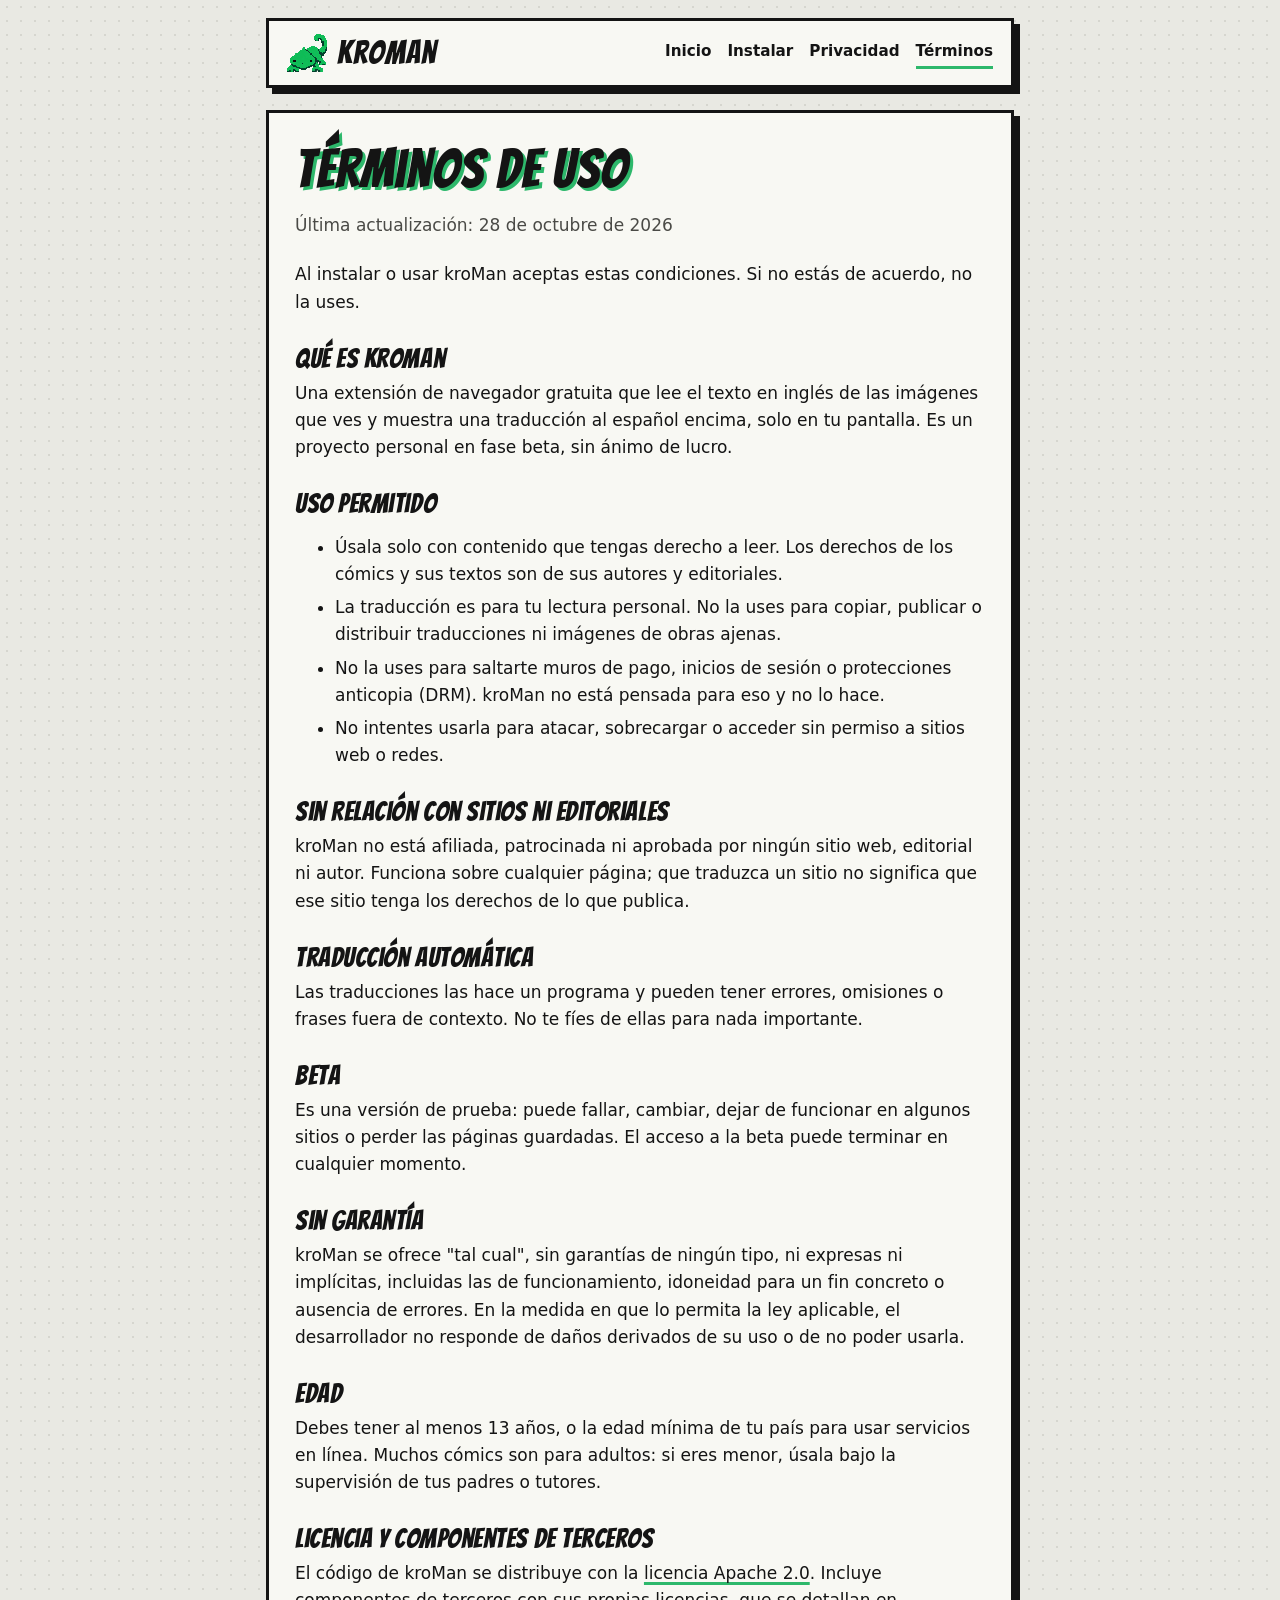
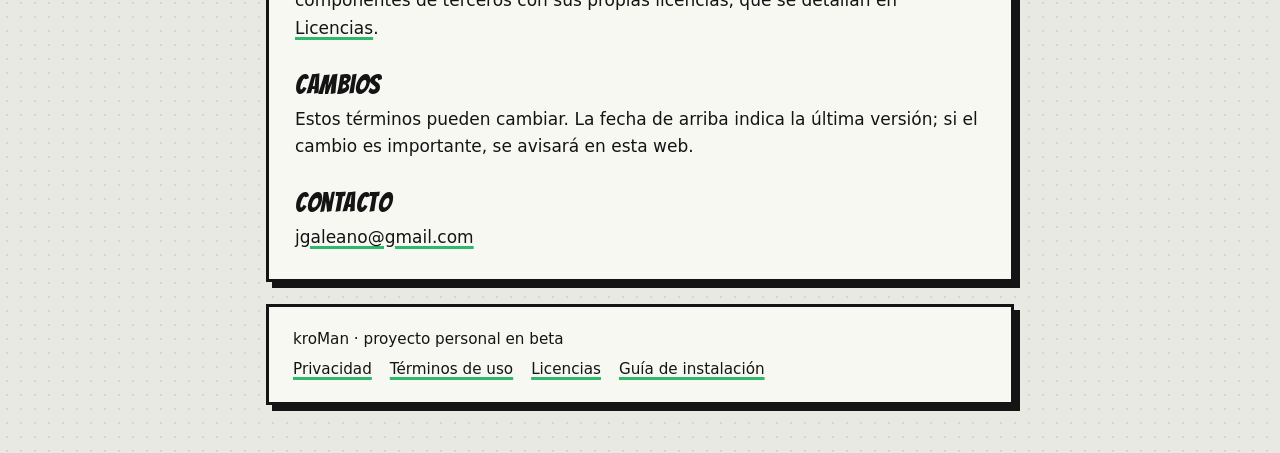
<file: terminos.html>
<!doctype html>
<html lang="es">
<head>
  <meta charset="utf-8">
  <meta name="viewport" content="width=device-width, initial-scale=1">
  <title>Términos de uso — kroMan</title>
  <meta name="description" content="Condiciones para usar la extensión kroMan.">
  <link rel="canonical" href="https://joseivangaleanorivas070-ux.github.io/terminos.html">
  <link rel="icon" href="assets/favicon.png">
  <link rel="stylesheet" href="assets/site.css">
</head>
<body>
  <div class="strip">
  <header class="panel top">
    <a class="brand" href="./"><img src="assets/logo.png" alt="" width="40" height="40"><span>kroMan</span></a>
    <nav aria-label="Principal"><a href="./">Inicio</a><a href="instalar.html">Instalar</a><a href="privacidad.html">Privacidad</a><a href="terminos.html" aria-current="page">Términos</a></nav>
  </header>

  <main class="panel doc">
    <h1>Términos de uso</h1>
    <p class="updated">Última actualización: 28 de octubre de 2026</p>

    <p>Al instalar o usar kroMan aceptas estas condiciones. Si no estás de acuerdo, no la uses.</p>

    <h2>Qué es kroMan</h2>
    <p>Una extensión de navegador gratuita que lee el texto en inglés de las imágenes que ves y muestra una traducción al español encima, solo en tu pantalla. Es un proyecto personal en fase beta, sin ánimo de lucro.</p>

    <h2>Uso permitido</h2>
    <ul>
      <li>Úsala solo con contenido que tengas derecho a leer. Los derechos de los cómics y sus textos son de sus autores y editoriales.</li>
      <li>La traducción es para tu lectura personal. No la uses para copiar, publicar o distribuir traducciones ni imágenes de obras ajenas.</li>
      <li>No la uses para saltarte muros de pago, inicios de sesión o protecciones anticopia (DRM). kroMan no está pensada para eso y no lo hace.</li>
      <li>No intentes usarla para atacar, sobrecargar o acceder sin permiso a sitios web o redes.</li>
    </ul>

    <h2>Sin relación con sitios ni editoriales</h2>
    <p>kroMan no está afiliada, patrocinada ni aprobada por ningún sitio web, editorial ni autor. Funciona sobre cualquier página; que traduzca un sitio no significa que ese sitio tenga los derechos de lo que publica.</p>

    <h2>Traducción automática</h2>
    <p>Las traducciones las hace un programa y pueden tener errores, omisiones o frases fuera de contexto. No te fíes de ellas para nada importante.</p>

    <h2>Beta</h2>
    <p>Es una versión de prueba: puede fallar, cambiar, dejar de funcionar en algunos sitios o perder las páginas guardadas. El acceso a la beta puede terminar en cualquier momento.</p>

    <h2>Sin garantía</h2>
    <p>kroMan se ofrece "tal cual", sin garantías de ningún tipo, ni expresas ni implícitas, incluidas las de funcionamiento, idoneidad para un fin concreto o ausencia de errores. En la medida en que lo permita la ley aplicable, el desarrollador no responde de daños derivados de su uso o de no poder usarla.</p>

    <h2>Edad</h2>
    <p>Debes tener al menos 13 años, o la edad mínima de tu país para usar servicios en línea. Muchos cómics son para adultos: si eres menor, úsala bajo la supervisión de tus padres o tutores.</p>

    <h2>Licencia y componentes de terceros</h2>
    <p>El código de kroMan se distribuye con la <a href="https://www.apache.org/licenses/LICENSE-2.0">licencia Apache 2.0</a>. Incluye componentes de terceros con sus propias licencias, que se detallan en <a href="licencias.html">Licencias</a>.</p>

    <h2>Cambios</h2>
    <p>Estos términos pueden cambiar. La fecha de arriba indica la última versión; si el cambio es importante, se avisará en esta web.</p>

    <h2>Contacto</h2>
    <p><a href="mailto:jgaleano@gmail.com">jgaleano@gmail.com</a></p>
  </main>

  <footer class="panel">
    <span>kroMan · proyecto personal en beta</span>
    <nav class="links" aria-label="Legal"><a href="privacidad.html">Privacidad</a><a href="terminos.html">Términos de uso</a><a href="licencias.html">Licencias</a><a href="instalar.html">Guía de instalación</a></nav>
  </footer>
  </div>
  <script src="assets/site.js"></script>
</body>
</html>
</file>
<file: assets/site.css>
/* ============================================================
   kroMan — web pública
   La página es una tira de webtoon: viñetas con borde de tinta,
   sombra dura de imprenta y calle entre viñetas, de arriba abajo.
   Sin dependencias externas (fuentes alojadas aquí: sin rastreo).
   ============================================================ */

@font-face {
  font-family: "Bangers";
  src: url("bangers.woff2") format("woff2");
  font-display: swap;
}
@font-face {
  font-family: "Comic Neue";
  src: url("comic-neue-700.woff2") format("woff2");
  font-weight: 700;
  font-display: swap;
}

:root {
  /* Papel de la viñeta, tinta y trama: no cambian con el tema (como un cómic impreso). */
  --paper: #f8f8f3;
  --ink: #141414;
  --tone: #c9c9c1;
  --soft: #4a4a46;
  /* El color del camaleón: cambia al tocarlo (ver site.js). */
  --tinte: #2db86b;
  --tinte-claro: #c7efd6;
  /* La "calle" entre viñetas (el fondo de la página). */
  --gutter: #e9e9e3;
  --gutter-dot: #d6d6cf;
  --display: "Bangers", "Impact", sans-serif;
  --letter: "Comic Neue", "Comic Sans MS", system-ui, sans-serif;
  --body: system-ui, -apple-system, "Segoe UI", Roboto, sans-serif;
  --line: 3px;
  --shadow: 6px 6px 0 var(--ink);
}

/* Modo oscuro: la calle se oscurece como en las apps de lectura; las viñetas siguen siendo papel. */
@media (prefers-color-scheme: dark) {
  :root:not([data-theme="light"]) {
    --gutter: #161618;
    --gutter-dot: #222226;
    --shadow: 6px 6px 0 #000;
  }
}
:root[data-theme="dark"] {
  --gutter: #161618;
  --gutter-dot: #222226;
  --shadow: 6px 6px 0 #000;
}

*, *::before, *::after { box-sizing: border-box; }
html { -webkit-text-size-adjust: 100%; scroll-behavior: smooth; }
@media (prefers-reduced-motion: reduce) { html { scroll-behavior: auto; } }

body {
  margin: 0;
  color: var(--ink);
  font: 400 1.0625rem/1.6 var(--body);
  background-color: var(--gutter);
  background-image: radial-gradient(var(--gutter-dot) 1.4px, transparent 1.5px);
  background-size: 14px 14px;
}

a { color: inherit; text-decoration-color: var(--tinte); text-decoration-thickness: 3px; text-underline-offset: 0.18em; }
a:hover { background: var(--tinte-claro); }
:focus-visible { outline: 3px solid var(--tinte); outline-offset: 3px; }
img { max-width: 100%; }

/* ---------- La tira ---------- */

.strip {
  max-width: 780px;
  margin: 0 auto;
  padding: 18px 16px 48px;
  display: grid;
  gap: 22px; /* la calle */
}

.panel {
  position: relative;
  background: var(--paper);
  border: var(--line) solid var(--ink);
  box-shadow: var(--shadow);
  padding: 28px 26px;
  overflow: hidden;
}
.panel.tone {
  background-image: radial-gradient(var(--tone) 1.3px, transparent 1.4px);
  background-size: 9px 9px;
}

.row { display: grid; grid-template-columns: repeat(3, 1fr); gap: 16px; }
.row.two { grid-template-columns: repeat(2, 1fr); }
.row .panel { padding: 20px 18px; }

/* ---------- Cabecera ---------- */

.top {
  display: flex;
  align-items: center;
  justify-content: space-between;
  gap: 12px 20px;
  flex-wrap: wrap;
  padding: 12px 18px;
}
.brand { display: flex; align-items: center; gap: 10px; text-decoration: none; }
.brand:hover { background: none; }
.brand img { width: 40px; height: 40px; image-rendering: pixelated; filter: hue-rotate(var(--giro, 0deg)); }
.brand span { font: 2rem/1 var(--display); letter-spacing: 0.03em; }
.top nav { display: flex; flex-wrap: wrap; gap: 4px 16px; font-weight: 600; font-size: 0.95rem; }
.top nav a { text-decoration: none; padding: 2px 0; border-bottom: 3px solid transparent; }
.top nav a:hover, .top nav a[aria-current] { background: none; border-bottom-color: var(--tinte); }

/* ---------- Títulos con rotulado de cómic ---------- */

h1, h2, .sfx {
  font-family: var(--display);
  font-weight: 400;
  letter-spacing: 0.02em;
  line-height: 0.95;
}
h1 {
  font-size: clamp(2.9rem, 9vw, 5.2rem);
  line-height: 1.05;
  margin: 0 0 14px;
  /* Letra de papel con contorno de tinta y sombra del color del camaleón: rotulado de portada. */
  -webkit-text-stroke: 2px var(--ink);
  color: var(--paper);
  text-shadow: 5px 5px 0 var(--tinte);
  paint-order: stroke fill;
}
h1 .plain { color: var(--ink); -webkit-text-stroke: 0; text-shadow: none; display: block; font-size: 0.48em; margin-top: 12px; letter-spacing: 0.04em; }
h2 { font-size: clamp(2rem, 6vw, 2.9rem); margin: 0 0 14px; }
h3 { font-size: 1.08rem; margin: 0 0 6px; }
.panel p { margin: 0 0 12px; }
.panel p:last-child { margin-bottom: 0; }
.muted { color: var(--soft); }

/* Rótulo de efecto de sonido. */
.sfx {
  display: inline-block;
  font-size: clamp(2.2rem, 7vw, 3.4rem);
  color: var(--tinte);
  -webkit-text-stroke: 2px var(--ink);
  paint-order: stroke fill;
  transform: rotate(-6deg);
}

/* Número de paso (los pasos sí son una secuencia). */
.step {
  display: inline-grid;
  place-items: center;
  width: 46px;
  height: 46px;
  margin-bottom: 10px;
  border: var(--line) solid var(--ink);
  border-radius: 50%;
  background: var(--tinte);
  font: 1.6rem/1 var(--display);
  box-shadow: 3px 3px 0 var(--ink);
}

/* ---------- Globos de diálogo ---------- */

.bubble {
  position: relative;
  display: inline-block;
  max-width: 34ch;
  padding: 14px 20px;
  background: #fff;
  border: 2.5px solid var(--ink);
  border-radius: 999px / 70%;
  font: 700 1.02rem/1.25 var(--letter);
  text-transform: uppercase;
  text-align: center;
  color: var(--ink);
}
/* Cola del globo: dos triángulos (borde y relleno). */
.bubble::before, .bubble::after {
  content: "";
  position: absolute;
  bottom: -18px;
  right: 30px;
  border: 10px solid transparent;
  border-top: 18px solid var(--ink);
  border-bottom: 0;
}
.bubble::after { bottom: -13px; right: 32px; border-width: 8px; border-top: 14px solid #fff; border-bottom: 0; }
.bubble.left::before { right: auto; left: 30px; }
.bubble.left::after { right: auto; left: 32px; }

/* ---------- Botones: pegatinas con sombra dura ---------- */

.actions { display: flex; flex-wrap: wrap; gap: 14px; margin-top: 22px; }
.btn {
  display: inline-block;
  padding: 11px 20px;
  border: var(--line) solid var(--ink);
  background: var(--paper);
  color: var(--ink);
  font: 1.35rem/1 var(--display);
  letter-spacing: 0.04em;
  text-decoration: none;
  box-shadow: 4px 4px 0 var(--ink);
  transition: transform 0.08s, box-shadow 0.08s;
}
.btn:hover { background: var(--paper); transform: translate(-1px, -1px); box-shadow: 5px 5px 0 var(--ink); }
.btn:active { transform: translate(4px, 4px); box-shadow: 0 0 0 var(--ink); }
.btn.primary, .btn.primary:hover { background: var(--tinte); }

/* ---------- Portada ---------- */

.hero { padding: 34px 30px 30px; }
.hero .lead { font-size: 1.13rem; max-width: 46ch; }
/* Líneas de velocidad detrás del título. */
.hero::before {
  content: "";
  position: absolute;
  inset: -40%;
  background: repeating-conic-gradient(from 0deg at 80% 25%, transparent 0deg 7deg, rgba(20, 20, 20, 0.05) 7deg 8deg);
  pointer-events: none;
}
.hero > * { position: relative; }

/* La viñeta de demostración: globo que cambia entre inglés y español. */
.demo {
  margin-top: 28px;
  display: grid;
  grid-template-columns: 1fr auto;
  align-items: end;
  gap: 8px 18px;
}
.demo-panel {
  position: relative;
  min-height: 230px;
  border: var(--line) solid var(--ink);
  background-color: #fff;
  background-image: radial-gradient(var(--tone) 1.6px, transparent 1.7px);
  background-size: 11px 11px;
  display: grid;
  place-items: center;
  padding: 40px 16px 40px;
}
.demo-bubble { position: relative; border: 0; background: none; padding: 0; cursor: pointer; font: inherit; color: inherit; }
.demo-bubble .bubble { font-size: clamp(1.05rem, 3.6vw, 1.45rem); padding: 26px 34px; max-width: 22ch; }
.demo-bubble .es { display: none; }
.demo-bubble[aria-pressed="true"] .en { display: none; }
.demo-bubble[aria-pressed="true"] .es { display: inline-block; }
.demo-hint { position: absolute; left: 12px; bottom: 8px; font-size: 0.85rem; color: var(--soft); }
.tag {
  position: absolute;
  top: 10px;
  left: 10px;
  padding: 2px 10px;
  border: 2px solid var(--ink);
  background: var(--tinte);
  font: 1rem/1.3 var(--display);
  letter-spacing: 0.05em;
}

/* El camaleón: narrador de la tira. Tocarlo cambia el color de la web. */
.mascot { display: grid; justify-items: center; gap: 22px; }
.mascot .bubble { font-size: 0.85rem; padding: 10px 14px; max-width: 16ch; }
.chameleon {
  width: 104px;
  height: 104px;
  padding: 12px;
  border: var(--line) solid var(--ink);
  border-radius: 50%;
  background: var(--paper);
  box-shadow: 4px 4px 0 var(--ink);
  cursor: pointer;
}
.chameleon img { display: block; width: 100%; height: 100%; image-rendering: pixelated; filter: hue-rotate(var(--giro, 0deg)); transition: filter 0.35s; }
.chameleon:active { transform: translate(3px, 3px); box-shadow: 1px 1px 0 var(--ink); }

/* ---------- Listas de datos ---------- */

.facts { display: grid; grid-template-columns: repeat(2, 1fr); gap: 18px 26px; margin-top: 8px; }
.facts h3 { font-family: var(--display); font-weight: 400; font-size: 1.45rem; letter-spacing: 0.03em; }
.facts p { color: var(--soft); }

/* ---------- Preguntas como diálogo ---------- */

.dialog { display: grid; gap: 34px; margin-top: 8px; }
.dialog .q { justify-self: start; border-radius: 28px; }
.dialog .a { justify-self: end; max-width: 46ch; font: 500 1rem/1.5 var(--body); text-transform: none; text-align: left; border-radius: 28px; }
.dialog .a::before { right: 34px; }
.dialog .a::after { right: 36px; }

/* ---------- Aviso ---------- */

.note {
  margin-top: 18px;
  padding: 14px 16px;
  border: 2px dashed var(--ink);
  background: var(--tinte-claro);
  font-size: 0.97rem;
}

/* ---------- Final de la tira ---------- */

.end { text-align: center; padding: 36px 24px 30px; }
.end .sfx { font-size: clamp(2.6rem, 9vw, 4.2rem); transform: rotate(-3deg); }
footer.panel { padding: 20px 24px; font-size: 0.95rem; }
footer .links { display: flex; flex-wrap: wrap; gap: 6px 18px; margin-top: 6px; }

/* ---------- Páginas legales y guía (una viñeta larga) ---------- */

.doc h1 {
  font-size: clamp(2.4rem, 7vw, 3.4rem);
  -webkit-text-stroke: 0;
  color: var(--ink);
  text-shadow: 3px 3px 0 var(--tinte);
}
.doc .updated { color: var(--soft); margin: 0 0 22px; }
.doc h2 { font-size: 1.7rem; margin: 30px 0 8px; }
.doc li { margin: 6px 0; }
.doc code, .doc kbd { font-size: 0.92em; background: #fff; border: 1.5px solid var(--ink); padding: 0 5px; }
.doc table { border-collapse: collapse; width: 100%; font-size: 0.95rem; border: 2px solid var(--ink); }
.doc th, .doc td { text-align: left; padding: 8px 10px; border-bottom: 1.5px solid var(--ink); vertical-align: top; }
.doc th { background: var(--tinte-claro); }

/* ---------- Móvil ---------- */

@media (max-width: 680px) {
  .strip { padding: 12px 12px 36px; gap: 16px; }
  .panel { padding: 22px 18px; }
  .hero { padding: 26px 18px 22px; }
  .row, .row.two, .facts { grid-template-columns: 1fr; }
  .demo { grid-template-columns: 1fr; }
  .mascot { grid-template-columns: auto 1fr; justify-items: start; align-items: center; }
  .mascot .bubble { order: 2; }
  .mascot .bubble::before, .mascot .bubble::after { display: none; }
  .chameleon { width: 76px; height: 76px; }
  .top nav { font-size: 0.9rem; gap: 2px 12px; }
  .doc table { display: block; overflow-x: auto; }
}

@media (prefers-reduced-motion: reduce) {
  .btn, .chameleon img { transition: none; }
}
</file>
